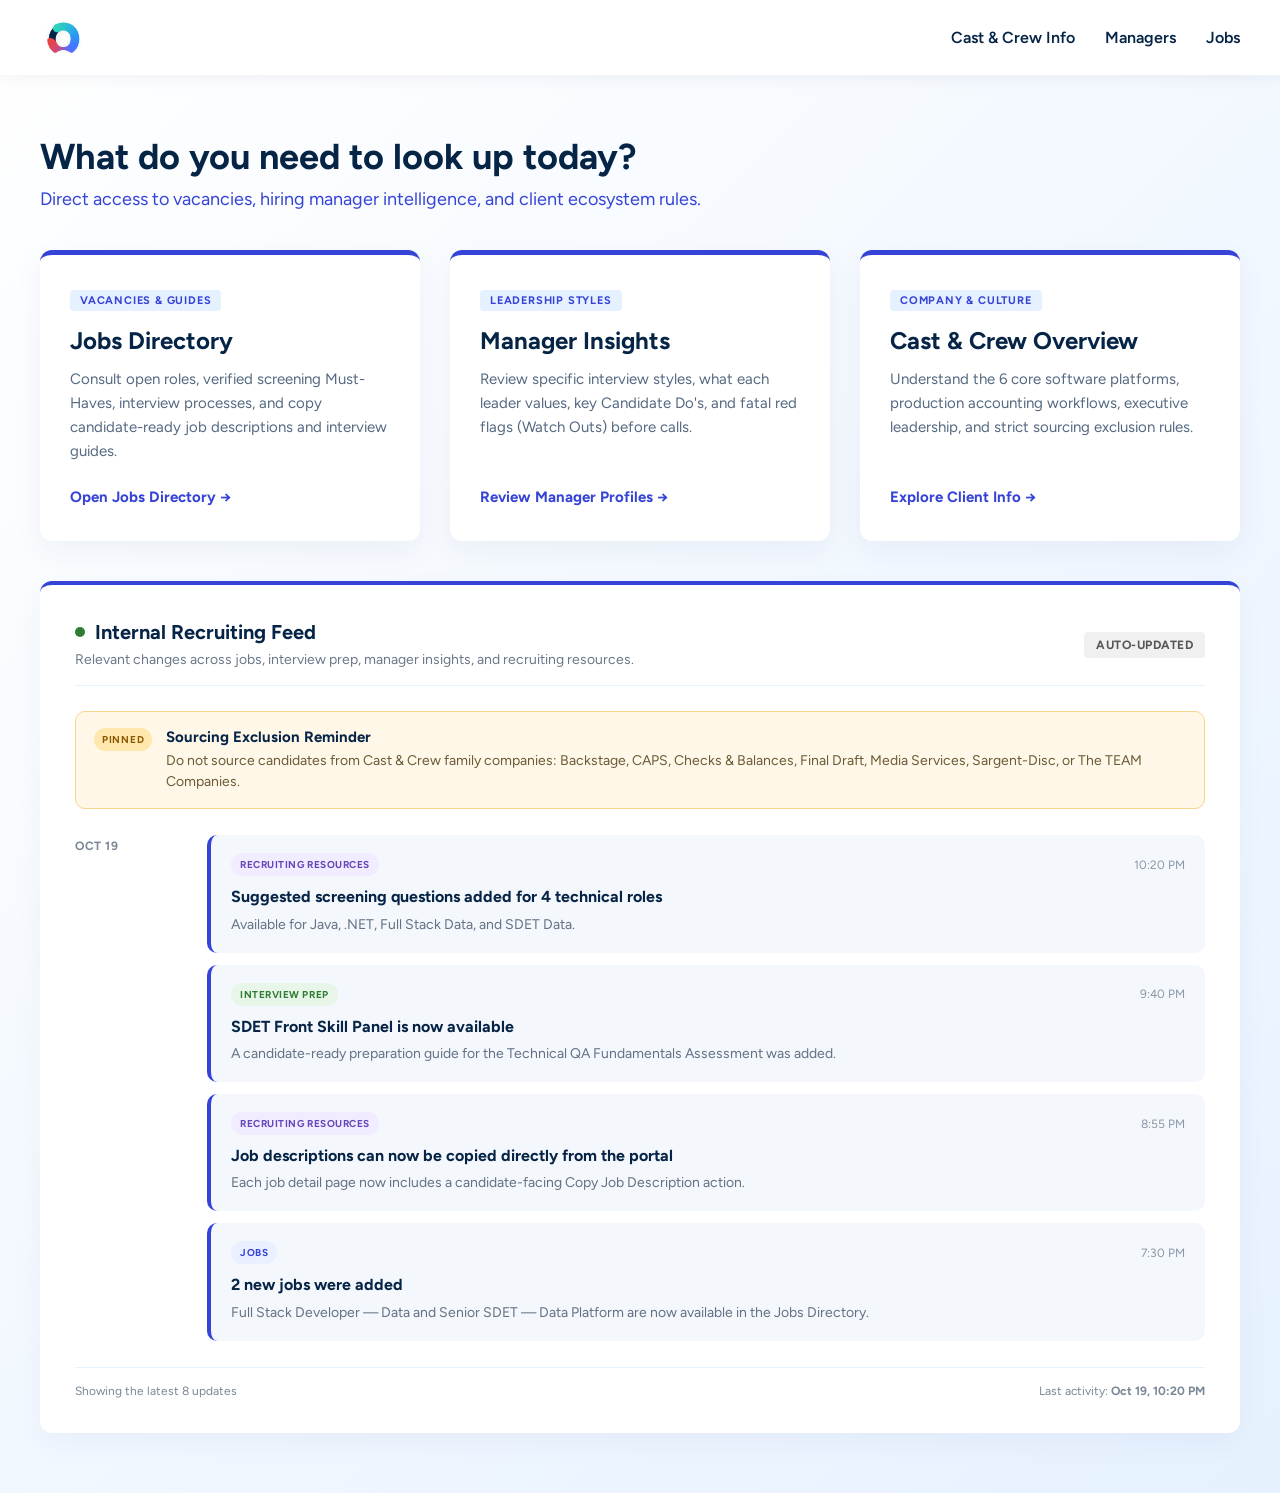
<file: index.html>
<!DOCTYPE html>
<html lang="en">
<head>
    <meta charset="UTF-8">
    <meta name="viewport" content="width=device-width, initial-scale=1.0">
    <title>Knowledge Hub | Remoti</title>
    <link rel="icon" type="image/jpeg" href="imagenes/logo.jpg">
    <link href="https://fonts.googleapis.com/css2?family=Figtree:wght@400;600;700&display=swap" rel="stylesheet">
    <link rel="stylesheet" href="styles.css">
</head>
<body>
    <header class="navbar">
        <div class="logo-container">
            <a href="index.html">
                <img src="imagenes/logo.jpg" alt="Remoti Logo" class="logo-img">
            </a>
        </div>
        
        <nav class="nav-links">
            <div class="dropdown">
                <a href="info.html" class="dropbtn">Cast & Crew Info</a>
                <div class="dropdown-content">
                    <a href="info.html#overview">Company Overview</a>
                    <a href="info.html#ecosystem">Core Services & Ecosystem</a>
                    <a href="info.html#executives">Executive Leadership</a>
                </div>
            </div>
            <div class="dropdown">
                <a href="managers.html" class="dropbtn">Managers</a>
            </div>
            <div class="dropdown">
                <a href="jobs.html" class="dropbtn">Jobs</a>
            </div>
        </nav>
    </header>

    <main class="main-content">
        <!-- HEADER DE ACCIÓN RÁPIDA -->
        <h2 class="section-title">What do you need to look up today?</h2>
        <p class="section-subtitle">Direct access to vacancies, hiring manager intelligence, and client ecosystem rules.</p>
        
        <!-- TARJETAS DE NAVEGACIÓN RÁPIDA -->
        <div class="action-grid">
            
            <!-- Acción 1: Jobs & Preps -->
            <a href="jobs.html" class="action-card">
                <div>
                    <div class="action-card-header">
                        <span class="action-card-tag">Vacancies & Guides</span>
                    </div>
                    <h3>Jobs Directory</h3>
                    <p>Consult open roles, verified screening Must-Haves, interview processes, and copy candidate-ready job descriptions and interview guides.</p>
                </div>
                <span class="action-card-link">Open Jobs Directory &rarr;</span>
            </a>

            <!-- Acción 2: Hiring Managers -->
            <a href="managers.html" class="action-card">
                <div>
                    <div class="action-card-header">
                        <span class="action-card-tag">Leadership Styles</span>
                    </div>
                    <h3>Manager Insights</h3>
                    <p>Review specific interview styles, what each leader values, key Candidate Do's, and fatal red flags (Watch Outs) before calls.</p>
                </div>
                <span class="action-card-link">Review Manager Profiles &rarr;</span>
            </a>

            <!-- Acción 3: Cast & Crew Info -->
            <a href="info.html" class="action-card">
                <div>
                    <div class="action-card-header">
                        <span class="action-card-tag">Company & Culture</span>
                    </div>
                    <h3>Cast & Crew Overview</h3>
                    <p>Understand the 6 core software platforms, production accounting workflows, executive leadership, and strict sourcing exclusion rules.</p>
                </div>
                <span class="action-card-link">Explore Client Info &rarr;</span>
            </a>

        </div>

        <!-- INTERNAL RECRUITING FEED -->
        <section class="status-board recruiting-feed-board">
            <div class="status-board-header">
                <div>
                    <h3>
                        <span class="live-indicator"></span>
                        Internal Recruiting Feed
                    </h3>
                    <p class="feed-header-subtitle">Relevant changes across jobs, interview prep, manager insights, and recruiting resources.</p>
                </div>
                <span class="tag tag-gray">Auto-updated</span>
            </div>

            <div class="feed-pinned-alert">
                <span class="feed-pinned-label">Pinned</span>
                <div>
                    <h4>Sourcing Exclusion Reminder</h4>
                    <p>Do not source candidates from Cast & Crew family companies: Backstage, CAPS, Checks & Balances, Final Draft, Media Services, Sargent-Disc, or The TEAM Companies.</p>
                </div>
            </div>

            <div id="activityFeed" class="activity-feed" aria-live="polite">
                <div class="feed-empty">Loading recruiting updates...</div>
            </div>

            <div class="feed-footer">
                <span>Showing the latest 8 updates</span>
                <span>Last activity: <strong id="activityFeedLastUpdated">—</strong></span>
            </div>
        </section>
    </main>
    <script src="feed.js"></script>
</body>
</html>
</file>
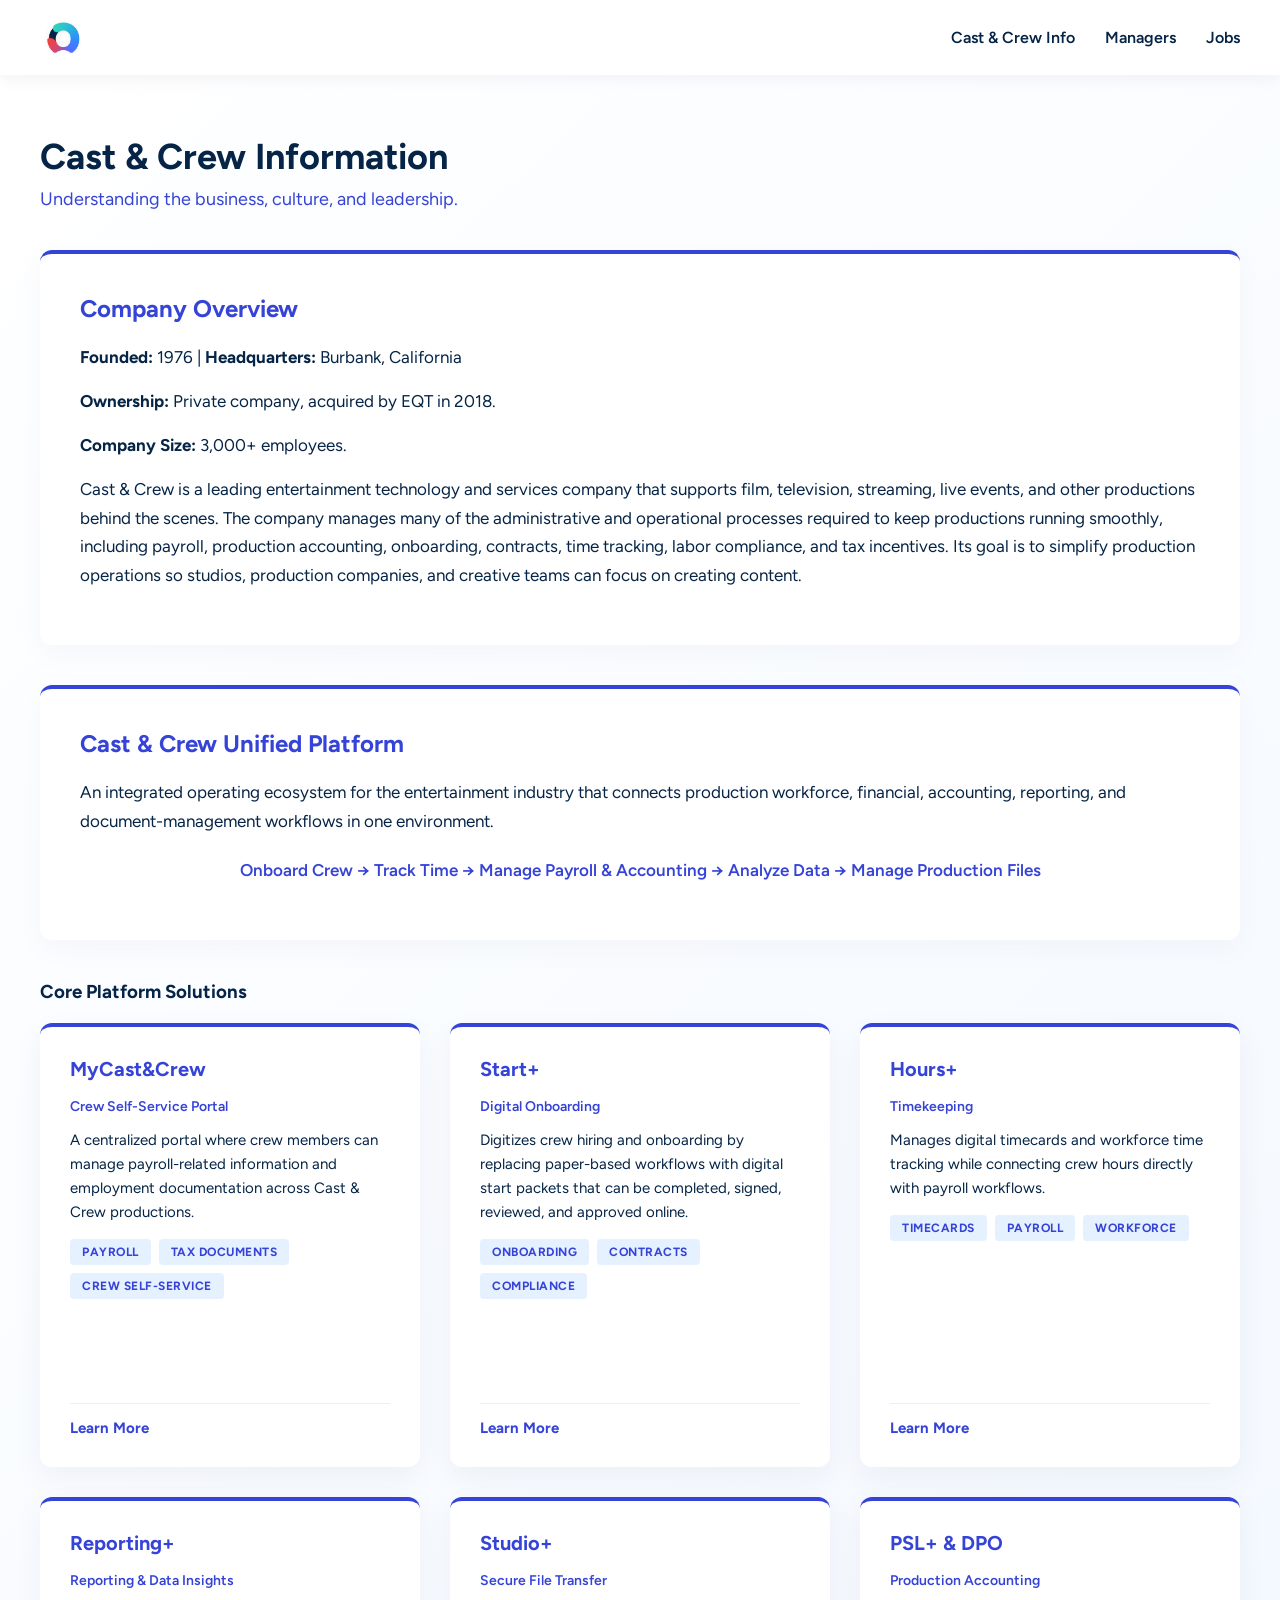
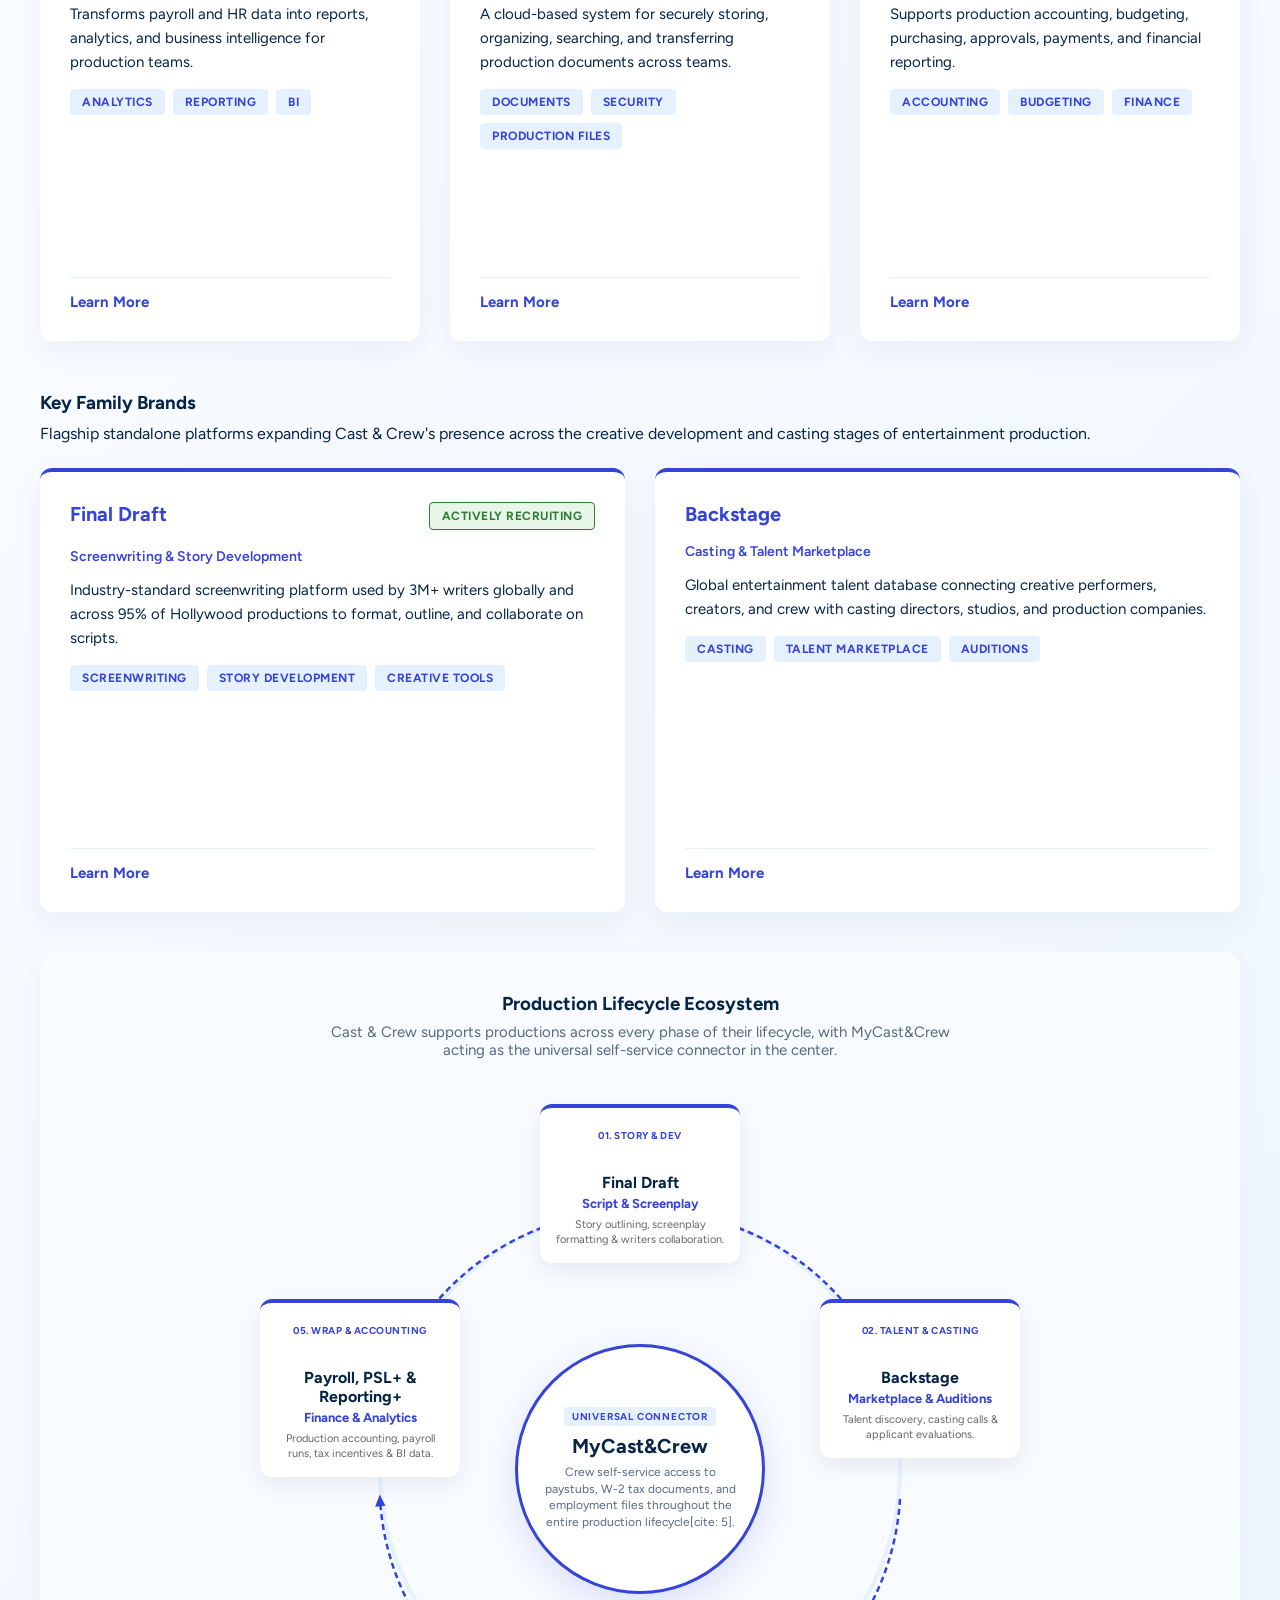
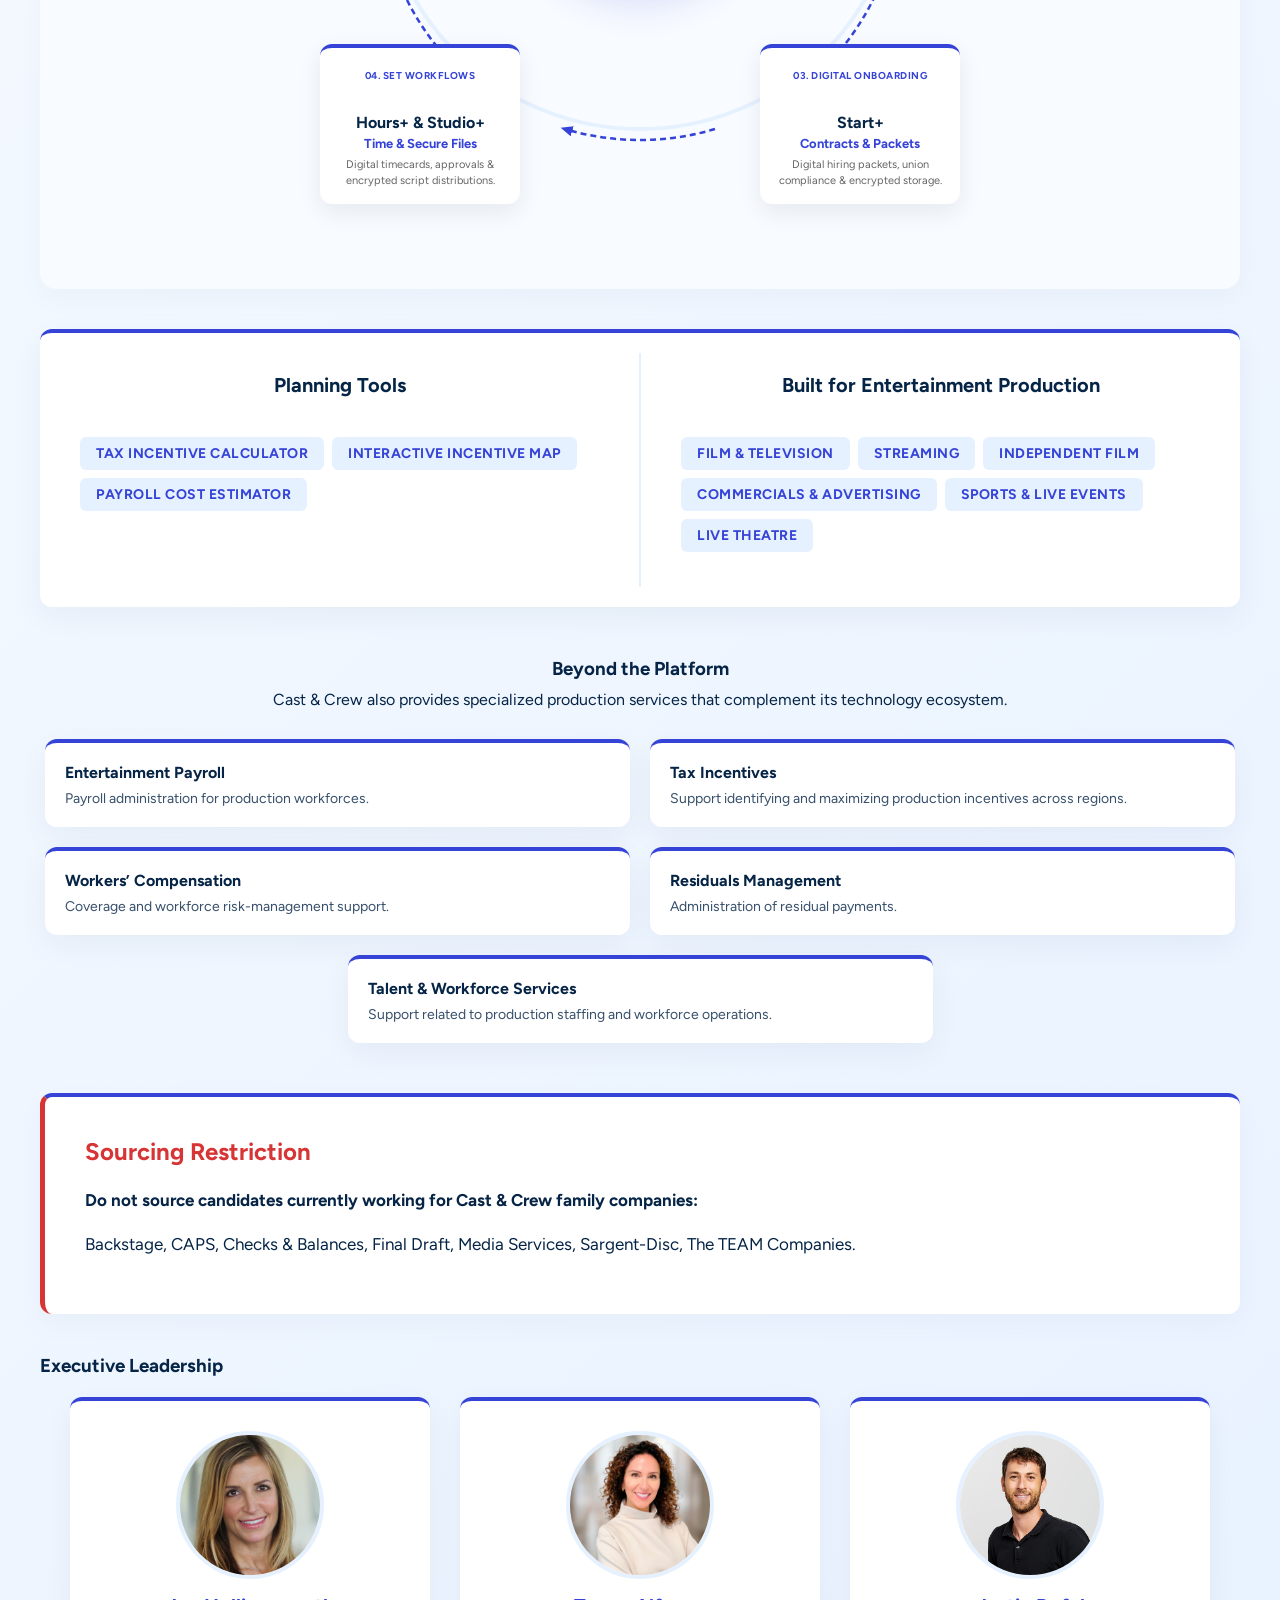
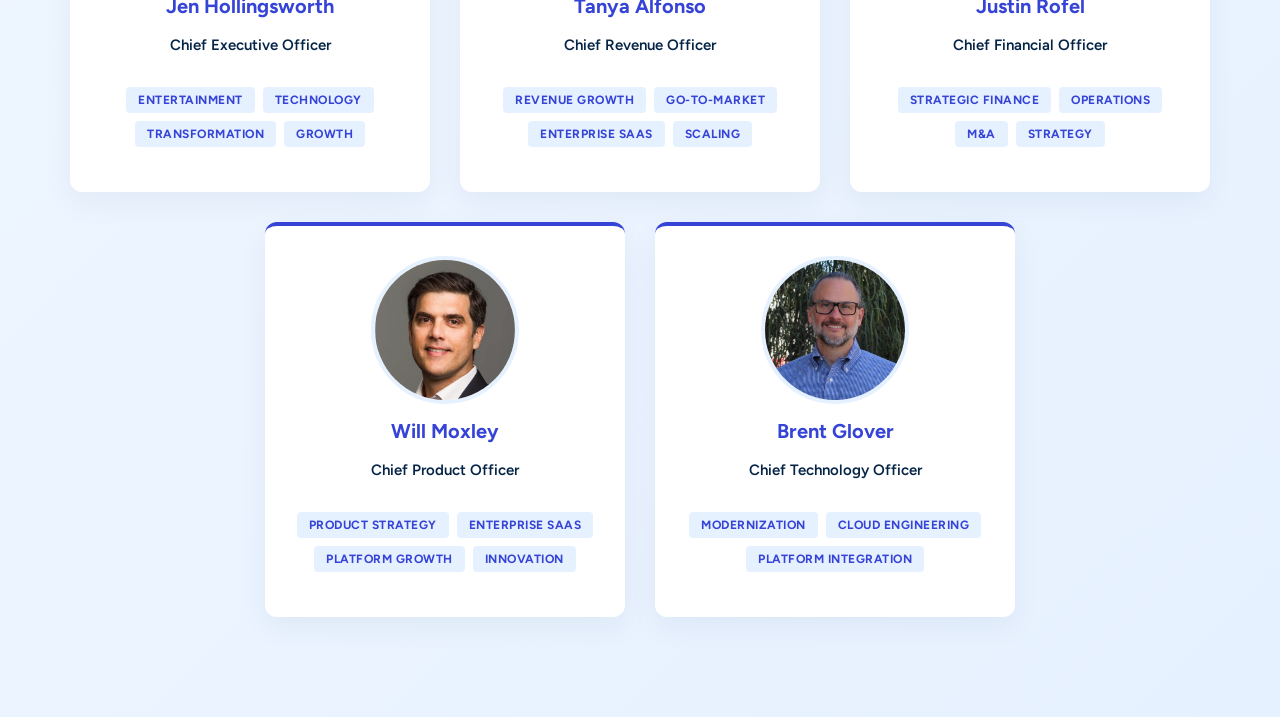
<file: info.html>
<!DOCTYPE html>
<html lang="en">
<head>
    <meta charset="UTF-8">
    <meta name="viewport" content="width=device-width, initial-scale=1.0">
    <title>Cast & Crew Info | Remoti</title>
    <link rel="icon" type="image/jpeg" href="imagenes/logo.jpg">
    <link href="https://fonts.googleapis.com/css2?family=Figtree:wght@400;600;700&display=swap" rel="stylesheet">
    <link rel="stylesheet" href="styles.css">
</head>
<body>
    <header class="navbar">
        <div class="logo-container">
            <a href="index.html">
                <img src="imagenes/logo.jpg" alt="Remoti Logo" class="logo-img">
            </a>
        </div>
        <nav class="nav-links">
            <div class="dropdown">
                <a href="info.html" class="dropbtn">Cast & Crew Info</a>
                <div class="dropdown-content">
                    <a href="#overview">Company Overview</a>
                    <a href="#ecosystem">Core Services & Ecosystem</a>
                    <a href="#brands">Key Family Brands</a>
                    <a href="#lifecycle">Production Lifecycle</a>
                    <a href="#executives">Executive Leadership</a>
                </div>
            </div>
            <div class="dropdown">
                <a href="managers.html" class="dropbtn">Managers</a>
            </div>
            <div class="dropdown">
                <a href="jobs.html" class="dropbtn">Jobs</a>
            </div>
        </nav>
    </header>

    <main class="main-content">
        <h2 class="section-title">Cast & Crew Information</h2>
        <p class="section-subtitle">Understanding the business, culture, and leadership.</p>

        <!-- Company Overview -->
        <section id="overview" class="text-section">
            <h3>Company Overview</h3>
            <p><strong>Founded:</strong> 1976 | <strong>Headquarters:</strong> Burbank, California</p>
            <p><strong>Ownership:</strong> Private company, acquired by EQT in 2018.</p>
            <p><strong>Company Size:</strong> 3,000+ employees.</p>
            <p>Cast & Crew is a leading entertainment technology and services company that supports film, television, streaming, live events, and other productions behind the scenes. The company manages many of the administrative and operational processes required to keep productions running smoothly, including payroll, production accounting, onboarding, contracts, time tracking, labor compliance, and tax incentives. Its goal is to simplify production operations so studios, production companies, and creative teams can focus on creating content.</p>
        </section>

        <!-- CORE SERVICES & ECOSYSTEM -->
        <section id="ecosystem" style="background-color: transparent; padding: 0; box-shadow: none; border-top: none;">
            
            <div class="text-section">
                <h3>Cast & Crew Unified Platform</h3>
                <p>An integrated operating ecosystem for the entertainment industry that connects production workforce, financial, accounting, reporting, and document-management workflows in one environment.</p>
                <p style="text-align: center; color: var(--tech-blue); font-weight: 600; margin-top: 20px;">
                    Onboard Crew &rarr; Track Time &rarr; Manage Payroll & Accounting &rarr; Analyze Data &rarr; Manage Production Files
                </p>
            </div>

            <!-- Core Platform Solutions -->
            <h3 style="color: var(--petrol-blue); margin-bottom: 20px;">Core Platform Solutions</h3>
            <div class="card-container three-columns">
                
                <!-- MyCast&Crew -->
                <div class="card product-card">
                    <h3>MyCast&Crew</h3>
                    <p style="color: var(--tech-blue); font-weight: 600; font-size: 14px; margin-bottom: 10px;">Crew Self-Service Portal</p>
                    <p>A centralized portal where crew members can manage payroll-related information and employment documentation across Cast & Crew productions.</p>
                    <div class="tags-container" style="justify-content: flex-start;">
                        <span class="tag">Payroll</span>
                        <span class="tag">Tax Documents</span>
                        <span class="tag">Crew Self-Service</span>
                    </div>
                    <details>
                        <summary>Learn More</summary>
                        <div class="product-details">
                            <h4>Key Capabilities</h4>
                            <ul>
                                <li>Access paystubs and payment history</li>
                                <li>Download tax documents such as W-2 forms</li>
                                <li>Update federal and state tax withholding information</li>
                                <li>Manage direct deposit across productions</li>
                                <li>Access training and support resources</li>
                            </ul>
                            <div class="highlight-box">
                                <p><strong>Why It Matters:</strong> Gives crew members direct access to their payroll and employment information without depending on production administrators for every request.</p>
                            </div>
                        </div>
                    </details>
                </div>

                <!-- Start+ -->
                <div class="card product-card">
                    <h3>Start+</h3>
                    <p style="color: var(--tech-blue); font-weight: 600; font-size: 14px; margin-bottom: 10px;">Digital Onboarding</p>
                    <p>Digitizes crew hiring and onboarding by replacing paper-based workflows with digital start packets that can be completed, signed, reviewed, and approved online.</p>
                    <div class="tags-container" style="justify-content: flex-start;">
                        <span class="tag">Onboarding</span>
                        <span class="tag">Contracts</span>
                        <span class="tag">Compliance</span>
                    </div>
                    <details>
                        <summary>Learn More</summary>
                        <div class="product-details">
                            <h4>Key Capabilities</h4>
                            <ul>
                                <li>Customized digital start packets</li>
                                <li>Mobile and web signing</li>
                                <li>Tax forms, contracts, and authorizations</li>
                                <li>Union and compliance support</li>
                                <li>Role-based permissions and encrypted document storage</li>
                                <li>Faster rehiring using previously completed information</li>
                            </ul>
                            <div class="highlight-box">
                                <p><strong>Why It Matters:</strong> Helps productions onboard crew faster while keeping employment documentation secure, organized, and compliant.</p>
                            </div>
                        </div>
                    </details>
                </div>

                <!-- Hours+ -->
                <div class="card product-card">
                    <h3>Hours+</h3>
                    <p style="color: var(--tech-blue); font-weight: 600; font-size: 14px; margin-bottom: 10px;">Timekeeping</p>
                    <p>Manages digital timecards and workforce time tracking while connecting crew hours directly with payroll workflows.</p>
                    <div class="tags-container" style="justify-content: flex-start;">
                        <span class="tag">Timecards</span>
                        <span class="tag">Payroll</span>
                        <span class="tag">Workforce</span>
                    </div>
                    <details>
                        <summary>Learn More</summary>
                        <div class="product-details">
                            <h4>Key Capabilities</h4>
                            <ul>
                                <li>Digital timecards from mobile or web</li>
                                <li>Automated calculation of hours and gross pay</li>
                                <li>Union and state-rule compliance</li>
                                <li>Configurable approval workflows</li>
                                <li>Bulk approvals</li>
                                <li>Integration with Cast & Crew payroll and financial systems</li>
                            </ul>
                            <div class="highlight-box">
                                <p><strong>Why It Matters:</strong> Connects what happens on set with payroll, reducing manual processing and helping ensure accurate, audit-ready time records.</p>
                            </div>
                        </div>
                    </details>
                </div>

                <!-- Reporting+ -->
                <div class="card product-card">
                    <h3>Reporting+</h3>
                    <p style="color: var(--tech-blue); font-weight: 600; font-size: 14px; margin-bottom: 10px;">Reporting & Data Insights</p>
                    <p>Transforms payroll and HR data into reports, analytics, and business intelligence for production teams.</p>
                    <div class="tags-container" style="justify-content: flex-start;">
                        <span class="tag">Analytics</span>
                        <span class="tag">Reporting</span>
                        <span class="tag">BI</span>
                    </div>
                    <details>
                        <summary>Learn More</summary>
                        <div class="product-details">
                            <h4>Key Capabilities</h4>
                            <ul>
                                <li>Scheduled automated reports</li>
                                <li>Payroll and HR data feeds into BI tools</li>
                                <li>Customizable reporting templates</li>
                                <li>Payroll, tax, diversity and workers’ compensation reporting</li>
                                <li>Role-based access, SSO and two-factor authentication</li>
                                <li>Real-time cost visibility</li>
                            </ul>
                            <div class="highlight-box">
                                <p><strong>Why It Matters:</strong> Gives production teams faster visibility into workforce and financial data so they can monitor costs, identify trends, and support audits or tax-incentive processes.</p>
                            </div>
                        </div>
                    </details>
                </div>

                <!-- Studio+ -->
                <div class="card product-card">
                    <h3>Studio+</h3>
                    <p style="color: var(--tech-blue); font-weight: 600; font-size: 14px; margin-bottom: 10px;">Secure File Transfer</p>
                    <p>A cloud-based system for securely storing, organizing, searching, and transferring production documents across teams.</p>
                    <div class="tags-container" style="justify-content: flex-start;">
                        <span class="tag">Documents</span>
                        <span class="tag">Security</span>
                        <span class="tag">Production Files</span>
                    </div>
                    <details>
                        <summary>Learn More</summary>
                        <div class="product-details">
                            <h4>Key Capabilities</h4>
                            <ul>
                                <li>OCR-powered document search</li>
                                <li>Secure file distribution</li>
                                <li>Watermarked script sides</li>
                                <li>Role-based permissions</li>
                                <li>End-to-end encryption and SSO</li>
                                <li>Centralized production file organization</li>
                                <li>Real-time upload notifications</li>
                            </ul>
                            <div class="highlight-box">
                                <p><strong>Why It Matters:</strong> Provides productions with a secure alternative to sharing sensitive material through email, USB drives, or disconnected storage systems.</p>
                            </div>
                        </div>
                    </details>
                </div>

                <!-- PSL+ & DPO -->
                <div class="card product-card">
                    <h3>PSL+ & DPO</h3>
                    <p style="color: var(--tech-blue); font-weight: 600; font-size: 14px; margin-bottom: 10px;">Production Accounting</p>
                    <p>Supports production accounting, budgeting, purchasing, approvals, payments, and financial reporting.</p>
                    <div class="tags-container" style="justify-content: flex-start;">
                        <span class="tag">Accounting</span>
                        <span class="tag">Budgeting</span>
                        <span class="tag">Finance</span>
                    </div>
                    <details>
                        <summary>Learn More</summary>
                        <div class="product-details">
                            <h4>Key Capabilities</h4>
                            <ul>
                                <li>Budget and cost tracking</li>
                                <li>Purchase-order and approval workflows</li>
                                <li>Financial reporting</li>
                                <li>Multi-production management</li>
                                <li>Multi-currency support</li>
                                <li>Secure financial data management</li>
                                <li>Reusable project templates</li>
                                <li>Integration with payroll and purchasing tools</li>
                            </ul>
                            <div class="highlight-box">
                                <p><strong>Why It Matters:</strong> Gives production finance teams a centralized way to manage costs and financial workflows from project setup through ongoing accounting operations.</p>
                            </div>
                        </div>
                    </details>
                </div>
            </div>

            <!-- KEY FAMILY BRANDS -->
            <div id="brands" style="margin-top: 50px;">
                <h3 style="color: var(--petrol-blue); margin-bottom: 10px;">Key Family Brands</h3>
                <p style="margin-bottom: 25px;">Flagship standalone platforms expanding Cast & Crew's presence across the creative development and casting stages of entertainment production.</p>
                
                <div class="card-container two-columns">
                    <!-- Final Draft -->
                    <div class="card product-card">
                        <div style="display: flex; justify-content: space-between; align-items: flex-start; margin-bottom: 5px;">
                            <h3>Final Draft</h3>
                            <span class="tag tag-recruiting">Actively Recruiting</span>
                        </div>
                        <p style="color: var(--tech-blue); font-weight: 600; font-size: 14px; margin-bottom: 10px;">Screenwriting & Story Development</p>
                        <p>Industry-standard screenwriting platform used by 3M+ writers globally and across 95% of Hollywood productions to format, outline, and collaborate on scripts.</p>
                        <div class="tags-container" style="justify-content: flex-start;">
                            <span class="tag">Screenwriting</span>
                            <span class="tag">Story Development</span>
                            <span class="tag">Creative Tools</span>
                        </div>
                        <details>
                            <summary>Learn More</summary>
                            <div class="product-details">
                                <h4>Key Capabilities</h4>
                                <ul>
                                    <li>Automatic industry-standard screenplay formatting</li>
                                    <li>Story outlining, scene organization, and narrative planning</li>
                                    <li>Real-time multi-writer collaboration</li>
                                    <li>Desktop (Final Draft 13) and secure cloud-based workflows</li>
                                    <li>Production breakdown and script revision reporting</li>
                                </ul>
                                <div class="highlight-box">
                                    <p><strong>Recruiter Context:</strong> Remoti actively recruits for Final Draft. Candidates join a specialized, high-profile creative software product rather than a payroll or accounting platform.</p>
                                </div>
                            </div>
                        </details>
                    </div>

                    <!-- Backstage -->
                    <div class="card product-card">
                        <h3>Backstage</h3>
                        <p style="color: var(--tech-blue); font-weight: 600; font-size: 14px; margin-bottom: 10px;">Casting & Talent Marketplace</p>
                        <p>Global entertainment talent database connecting creative performers, creators, and crew with casting directors, studios, and production companies.</p>
                        <div class="tags-container" style="justify-content: flex-start;">
                            <span class="tag">Casting</span>
                            <span class="tag">Talent Marketplace</span>
                            <span class="tag">Auditions</span>
                        </div>
                        <details>
                            <summary>Learn More</summary>
                            <div class="product-details">
                                <h4>Key Capabilities</h4>
                                <ul>
                                    <li>Casting-call publishing across film, TV, theater, and digital media</li>
                                    <li>Searchable database of 280,000+ active creative professionals</li>
                                    <li>Talent profile hosting (photos, video reels, and audio samples)</li>
                                    <li>Audition applications, evaluation, and scouting tools</li>
                                    <li>Career resources and entertainment industry alerts</li>
                                </ul>
                                <div class="highlight-box">
                                    <p><strong>Recruiter Context:</strong> Remoti does <em>not</em> actively recruit for Backstage. This profile provides company context to understand Cast & Crew's full reach in the talent discovery phase.</p>
                                </div>
                            </div>
                        </details>
                    </div>
                </div>
            </div>

            <!-- PRODUCTION LIFECYCLE (DIAGRAMA CIRCULAR) -->
            <div id="lifecycle" class="lifecycle-wrapper">
                <div style="text-align: center; margin-bottom: 30px;">
                    <h3 style="color: var(--petrol-blue); margin-bottom: 8px;">Production Lifecycle Ecosystem</h3>
                    <p style="color: #556980; font-size: 15px; max-width: 650px; margin: 0 auto;">Cast & Crew supports productions across every phase of their lifecycle, with MyCast&Crew acting as the universal self-service connector in the center.</p>
                </div>

                <div class="lifecycle-stage-container">
                    <!-- SVG Anillo y Flechas Conectoras Circulares -->
                    <svg class="lifecycle-svg-ring" viewBox="0 0 800 760">
                        <defs>
                            <marker id="circle-arrow" viewBox="0 0 10 10" refX="5" refY="5" markerWidth="6" markerHeight="6" orient="auto-start-reverse">
                                <path d="M 0 1.5 L 8 5 L 0 8.5 z" fill="#3543D7"/>
                            </marker>
                        </defs>
                        <!-- Pista circular base -->
                        <circle cx="400" cy="380" r="260" fill="none" stroke="#E6F1FF" stroke-width="4" />
                        
                        <!-- Flechas de secuencia continua entre las 5 etapas -->
                        <path d="M 470 130 A 260 260 0 0 1 630 250" fill="none" stroke="#3543D7" stroke-width="2.5" stroke-dasharray="6 4" marker-end="url(#circle-arrow)" />
                        <path d="M 660 410 A 260 260 0 0 1 560 600" fill="none" stroke="#3543D7" stroke-width="2.5" stroke-dasharray="6 4" marker-end="url(#circle-arrow)" />
                        <path d="M 475 640 A 260 260 0 0 1 325 640" fill="none" stroke="#3543D7" stroke-width="2.5" stroke-dasharray="6 4" marker-end="url(#circle-arrow)" />
                        <path d="M 240 600 A 260 260 0 0 1 140 410" fill="none" stroke="#3543D7" stroke-width="2.5" stroke-dasharray="6 4" marker-end="url(#circle-arrow)" />
                        <path d="M 170 250 A 260 260 0 0 1 330 130" fill="none" stroke="#3543D7" stroke-width="2.5" stroke-dasharray="6 4" marker-end="url(#circle-arrow)" />
                    </svg>

                    <!-- NÚCLEO CENTRAL: MyCast&Crew -->
                    <div class="lifecycle-center-hub">
                        <span class="hub-badge">Universal Connector</span>
                        <h4>MyCast&Crew</h4>
                        <p>Crew self-service access to paystubs, W-2 tax documents, and employment files throughout the entire production lifecycle[cite: 5].</p>
                    </div>

                    <!-- FASE 1: Story & Development -->
                    <div class="lifecycle-node node-pos-1">
                        <span class="node-phase-tag">01. Story & Dev</span>
                        <h5>Final Draft</h5>
                        <p class="node-tools">Script & Screenplay</p>
                        <p class="node-desc">Story outlining, screenplay formatting & writers collaboration.</p>
                    </div>

                    <!-- FASE 2: Talent & Casting -->
                    <div class="lifecycle-node node-pos-2">
                        <span class="node-phase-tag">02. Talent & Casting</span>
                        <h5>Backstage</h5>
                        <p class="node-tools">Marketplace & Auditions</p>
                        <p class="node-desc">Talent discovery, casting calls & applicant evaluations.</p>
                    </div>

                    <!-- FASE 3: Onboarding & Prep -->
                    <div class="lifecycle-node node-pos-3">
                        <span class="node-phase-tag">03. Digital Onboarding</span>
                        <h5>Start+</h5>
                        <p class="node-tools">Contracts & Packets</p>
                        <p class="node-desc">Digital hiring packets, union compliance & encrypted storage.</p>
                    </div>

                    <!-- FASE 4: Production & Set -->
                    <div class="lifecycle-node node-pos-4">
                        <span class="node-phase-tag">04. Set Workflows</span>
                        <h5>Hours+ & Studio+</h5>
                        <p class="node-tools">Time & Secure Files</p>
                        <p class="node-desc">Digital timecards, approvals & encrypted script distributions.</p>
                    </div>

                    <!-- FASE 5: Accounting & Wrap -->
                    <div class="lifecycle-node node-pos-5">
                        <span class="node-phase-tag">05. Wrap & Accounting</span>
                        <h5>Payroll, PSL+ & Reporting+</h5>
                        <p class="node-tools">Finance & Analytics</p>
                        <p class="node-desc">Production accounting, payroll runs, tax incentives & BI data.</p>
                    </div>
                </div>
            </div>

            <!-- Planning Tools & Built for Entertainment -->
            <div class="card combined-card">
                <div class="combined-col">
                    <h3>Planning Tools</h3>
                    <div class="tags-container">
                        <span class="tag tag-large">Tax Incentive Calculator</span>
                        <span class="tag tag-large">Interactive Incentive Map</span>
                        <span class="tag tag-large">Payroll Cost Estimator</span>
                    </div>
                </div>
                
                <div class="combined-divider"></div>
                
                <div class="combined-col">
                    <h3>Built for Entertainment Production</h3>
                    <div class="tags-container">
                        <span class="tag tag-large">Film & Television</span>
                        <span class="tag tag-large">Streaming</span>
                        <span class="tag tag-large">Independent Film</span>
                        <span class="tag tag-large">Commercials & Advertising</span>
                        <span class="tag tag-large">Sports & Live Events</span>
                        <span class="tag tag-large">Live Theatre</span>
                    </div>
                </div>
            </div>

            <!-- Beyond the Platform -->
            <div style="margin-top: 50px;">
                <h3 style="color: var(--petrol-blue); margin-bottom: 10px; text-align: center;">Beyond the Platform</h3>
                <p style="margin-bottom: 30px; text-align: center;">Cast & Crew also provides specialized production services that complement its technology ecosystem.</p>
                
                <div class="beyond-grid">
                    <div class="compact-card">
                        <h4>Entertainment Payroll</h4>
                        <p>Payroll administration for production workforces.</p>
                    </div>
                    <div class="compact-card">
                        <h4>Tax Incentives</h4>
                        <p>Support identifying and maximizing production incentives across regions.</p>
                    </div>
                    <div class="compact-card">
                        <h4>Workers’ Compensation</h4>
                        <p>Coverage and workforce risk-management support.</p>
                    </div>
                    <div class="compact-card">
                        <h4>Residuals Management</h4>
                        <p>Administration of residual payments.</p>
                    </div>
                    <div class="compact-card">
                        <h4>Talent & Workforce Services</h4>
                        <p>Support related to production staffing and workforce operations.</p>
                    </div>
                </div>
            </div>
        </section>

        <!-- Sourcing Restriction -->
        <section class="text-section" style="border-left: 5px solid #D73535; margin-top: 50px;">
            <h3 style="color: #D73535;">Sourcing Restriction</h3>
            <p><strong>Do not source candidates currently working for Cast & Crew family companies:</strong></p>
            <p>Backstage, CAPS, Checks & Balances, Final Draft, Media Services, Sargent-Disc, The TEAM Companies.</p>
        </section>

        <!-- EXECUTIVE LEADERSHIP -->
        <section id="executives" style="background-color: transparent; padding: 0; box-shadow: none; border-top: none;">
            <h3 style="color: var(--petrol-blue); margin-bottom: 20px;">Executive Leadership</h3>
            
            <div class="card-container exec-grid">
                
                <!-- Jen Card -->
                <a href="#modal-jen" class="card exec-card-link">
                    <img src="imagenes/jen.jpg" alt="Jen Hollingsworth" class="exec-card-photo">
                    <h3>Jen Hollingsworth</h3>
                    <p class="exec-title">Chief Executive Officer</p>
                    <div class="tags-container" style="justify-content: center;">
                        <span class="tag">Entertainment</span>
                        <span class="tag">Technology</span>
                        <span class="tag">Transformation</span>
                        <span class="tag">Growth</span>
                    </div>
                </a>

                <!-- Tanya Card -->
                <a href="#modal-tanya" class="card exec-card-link">
                    <img src="imagenes/tanya.jpg" alt="Tanya Alfonso" class="exec-card-photo">
                    <h3>Tanya Alfonso</h3>
                    <p class="exec-title">Chief Revenue Officer</p>
                    <div class="tags-container" style="justify-content: center;">
                        <span class="tag">Revenue Growth</span>
                        <span class="tag">Go-to-Market</span>
                        <span class="tag">Enterprise SaaS</span>
                        <span class="tag">Scaling</span>
                    </div>
                </a>

                <!-- Justin Card -->
                <a href="#modal-justin" class="card exec-card-link">
                    <img src="imagenes/justin.jpg" alt="Justin Rofel" class="exec-card-photo">
                    <h3>Justin Rofel</h3>
                    <p class="exec-title">Chief Financial Officer</p>
                    <div class="tags-container" style="justify-content: center;">
                        <span class="tag">Strategic Finance</span>
                        <span class="tag">Operations</span>
                        <span class="tag">M&A</span>
                        <span class="tag">Strategy</span>
                    </div>
                </a>

                <!-- Will Card -->
                <a href="#modal-will" class="card exec-card-link">
                    <img src="imagenes/william.jpg" alt="Will Moxley" class="exec-card-photo">
                    <h3>Will Moxley</h3>
                    <p class="exec-title">Chief Product Officer</p>
                    <div class="tags-container" style="justify-content: center;">
                        <span class="tag">Product Strategy</span>
                        <span class="tag">Enterprise SaaS</span>
                        <span class="tag">Platform Growth</span>
                        <span class="tag">Innovation</span>
                    </div>
                </a>

                <!-- Brent Card -->
                <a href="#modal-brent" class="card exec-card-link">
                    <img src="imagenes/brent.jpg" alt="Brent Glover" class="exec-card-photo">
                    <h3>Brent Glover</h3>
                    <p class="exec-title">Chief Technology Officer</p>
                    <div class="tags-container" style="justify-content: center;">
                        <span class="tag">Modernization</span>
                        <span class="tag">Cloud Engineering</span>
                        <span class="tag">Platform Integration</span>
                    </div>
                </a>

            </div>
        </section>

    </main>

    <!-- MODALES DE EJECUTIVOS -->
    <div id="modal-jen" class="modal-window">
        <div class="modal-content">
            <a href="#executives" class="modal-close">&times;</a>
            <div class="modal-body">
                <div class="modal-left">
                    <img src="imagenes/jen.jpg" alt="Jen Hollingsworth">
                    <a href="https://www.linkedin.com/in/jen-hollingsworth/" target="_blank" class="linkedin-btn">LinkedIn Profile</a>
                </div>
                <div class="modal-right">
                    <h3>Jen Hollingsworth</h3>
                    <p class="exec-title" style="margin-bottom: 5px;">Chief Executive Officer</p>
                    <div class="tags-container" style="justify-content: flex-start; margin-bottom: 20px;">
                        <span class="tag">Entertainment Technology</span>
                        <span class="tag">Business Transformation</span>
                        <span class="tag">Growth</span>
                    </div>
                    
                    <h4>About</h4>
                    <p>Jen joined Cast & Crew as CEO in 2025, bringing more than 20 years of experience across the entertainment and technology industries.</p>
                    
                    <h4>Relevant Background</h4>
                    <ul>
                        <li>Former Chief Commercial Officer at Flawless AI.</li>
                        <li>Former COO of Lionsgate’s Motion Picture Group.</li>
                        <li>Extensive experience connecting business strategy, entertainment operations, and technology.</li>
                    </ul>
                    
                    <div class="highlight-box" style="margin-top: 25px;">
                        <p><strong>Why It Matters for Cast & Crew:</strong> Her background positions her to lead Cast & Crew through continued modernization while maintaining a strong understanding of the entertainment industry and its operational needs.</p>
                    </div>
                </div>
            </div>
        </div>
    </div>

    <div id="modal-tanya" class="modal-window">
        <div class="modal-content">
            <a href="#executives" class="modal-close">&times;</a>
            <div class="modal-body">
                <div class="modal-left">
                    <img src="imagenes/tanya.jpg" alt="Tanya Alfonso">
                    <a href="https://www.linkedin.com/in/tanyaalfonso/" target="_blank" class="linkedin-btn">LinkedIn Profile</a>
                </div>
                <div class="modal-right">
                    <h3>Tanya Alfonso</h3>
                    <p class="exec-title" style="margin-bottom: 5px;">Chief Revenue Officer</p>
                    <div class="tags-container" style="justify-content: flex-start; margin-bottom: 20px;">
                        <span class="tag">Revenue Growth</span>
                        <span class="tag">Go-to-Market</span>
                        <span class="tag">Enterprise SaaS</span>
                        <span class="tag">Scaling</span>
                    </div>
                    
                    <h4>About</h4>
                    <p>Tanya joined Cast & Crew as Chief Revenue Officer in 2026 and brings extensive experience building and scaling go-to-market organizations across public, private equity-backed, and venture-backed technology companies.</p>
                    
                    <h4>Relevant Background</h4>
                    <ul>
                        <li>Former VP of North America at Vicarius.</li>
                        <li>Former Chief Revenue Officer at Corero Network Security.</li>
                        <li>Previous senior leadership experience across enterprise technology and SaaS organizations including Imperva and ADP.</li>
                    </ul>
                    
                    <div class="highlight-box" style="margin-top: 25px;">
                        <p><strong>Why It Matters for Cast & Crew:</strong> Her experience is particularly relevant to Cast & Crew’s commercial growth, client expansion, and ability to scale its technology and services across markets.</p>
                    </div>
                </div>
            </div>
        </div>
    </div>

    <div id="modal-justin" class="modal-window">
        <div class="modal-content">
            <a href="#executives" class="modal-close">&times;</a>
            <div class="modal-body">
                <div class="modal-left">
                    <img src="imagenes/justin.jpg" alt="Justin Rofel">
                    <a href="https://www.linkedin.com/in/justin-rofel/" target="_blank" class="linkedin-btn">LinkedIn Profile</a>
                </div>
                <div class="modal-right">
                    <h3>Justin Rofel</h3>
                    <p class="exec-title" style="margin-bottom: 5px;">Chief Financial Officer</p>
                    <div class="tags-container" style="justify-content: flex-start; margin-bottom: 20px;">
                        <span class="tag">Strategic Finance</span>
                        <span class="tag">Operations</span>
                        <span class="tag">M&A</span>
                        <span class="tag">Corporate Strategy</span>
                    </div>
                    
                    <h4>About</h4>
                    <p>Justin joined Cast & Crew as Chief Financial Officer in 2025, bringing nearly 20 years of experience across strategic finance, operations, and corporate strategy.</p>
                    
                    <h4>Relevant Background</h4>
                    <ul>
                        <li>Experience across SaaS and technology operating models, private equity-backed companies, and high-growth digital platforms.</li>
                        <li>Former SVP of Finance at symplr, leading global finance, FP&A, and business operations.</li>
                        <li>Former VP of Finance at Prodege.</li>
                        <li>Previous investment banking experience at Houlihan Lokey across M&A, capital raising, and financial restructuring.</li>
                    </ul>
                    
                    <div class="highlight-box" style="margin-top: 25px;">
                        <p><strong>Why It Matters for Cast & Crew:</strong> His background supports Cast & Crew’s financial strategy, operational scalability, investment decisions, and growth within a private equity-backed environment.</p>
                    </div>
                </div>
            </div>
        </div>
    </div>

    <div id="modal-will" class="modal-window">
        <div class="modal-content">
            <a href="#executives" class="modal-close">&times;</a>
            <div class="modal-body">
                <div class="modal-left">
                    <img src="imagenes/william.jpg" alt="Will Moxley">
                    <a href="https://www.linkedin.com/in/williammoxley/" target="_blank" class="linkedin-btn">LinkedIn Profile</a>
                </div>
                <div class="modal-right">
                    <h3>Will Moxley</h3>
                    <p class="exec-title" style="margin-bottom: 5px;">Chief Product Officer</p>
                    <div class="tags-container" style="justify-content: flex-start; margin-bottom: 20px;">
                        <span class="tag">Product Strategy</span>
                        <span class="tag">Enterprise SaaS</span>
                        <span class="tag">Platform Growth</span>
                        <span class="tag">Innovation</span>
                    </div>
                    
                    <h4>About</h4>
                    <p>Will brings more than 20 years of experience leading software products and enterprise SaaS organizations.</p>
                    
                    <h4>Relevant Background</h4>
                    <ul>
                        <li>Former SVP of Product at AppFolio.</li>
                        <li>Former Chief Product Officer at RingCentral.</li>
                        <li>Spent 13 years at Salesforce leading products including Sales Cloud, PRM, and Marketing Cloud.</li>
                        <li>Under his leadership, Salesforce Sales Cloud achieved significant revenue growth and expanded its market share.</li>
                    </ul>
                    
                    <div class="highlight-box" style="margin-top: 25px;">
                        <p><strong>Why It Matters for Cast & Crew:</strong> His experience in large-scale SaaS products is highly relevant as Cast & Crew continues modernizing and connecting its technology ecosystem into more integrated digital experiences.</p>
                    </div>
                </div>
            </div>
        </div>
    </div>

    <div id="modal-brent" class="modal-window">
        <div class="modal-content">
            <a href="#executives" class="modal-close">&times;</a>
            <div class="modal-body">
                <div class="modal-left">
                    <img src="imagenes/brent.jpg" alt="Brent Glover">
                    <a href="https://www.linkedin.com/in/brent-glover-3311312/" target="_blank" class="linkedin-btn">LinkedIn Profile</a>
                </div>
                <div class="modal-right">
                    <h3>Brent Glover</h3>
                    <p class="exec-title" style="margin-bottom: 5px;">Chief Technology Officer</p>
                    <div class="tags-container" style="justify-content: flex-start; margin-bottom: 20px;">
                        <span class="tag">Technology Modernization</span>
                        <span class="tag">Cloud Engineering</span>
                        <span class="tag">Platform Integration</span>
                    </div>
                    
                    <h4>About</h4>
                    <p>Brent joined Cast & Crew as CTO in 2025 and brings more than 25 years of experience leading technology, engineering, and product organizations across SaaS, payments, and enterprise software.</p>
                    
                    <h4>Relevant Background</h4>
                    <ul>
                        <li>Former CTO of Routeware, leading modernization, cloud transformation, and platform integration initiatives.</li>
                        <li>Previous engineering leadership roles at Zego and Audatex.</li>
                        <li>Experience with technology integration, eCommerce, mobile development, and M&A.</li>
                        <li>Track record of building high-performing global engineering organizations.</li>
                    </ul>
                    
                    <div class="highlight-box" style="margin-top: 25px;">
                        <p><strong>Why It Matters for Cast & Crew:</strong> His experience directly supports Cast & Crew’s technology modernization, platform integration, cloud evolution, and the development of scalable engineering organizations.</p>
                    </div>
                </div>
            </div>
        </div>
    </div>

</body>
</html>
</file>
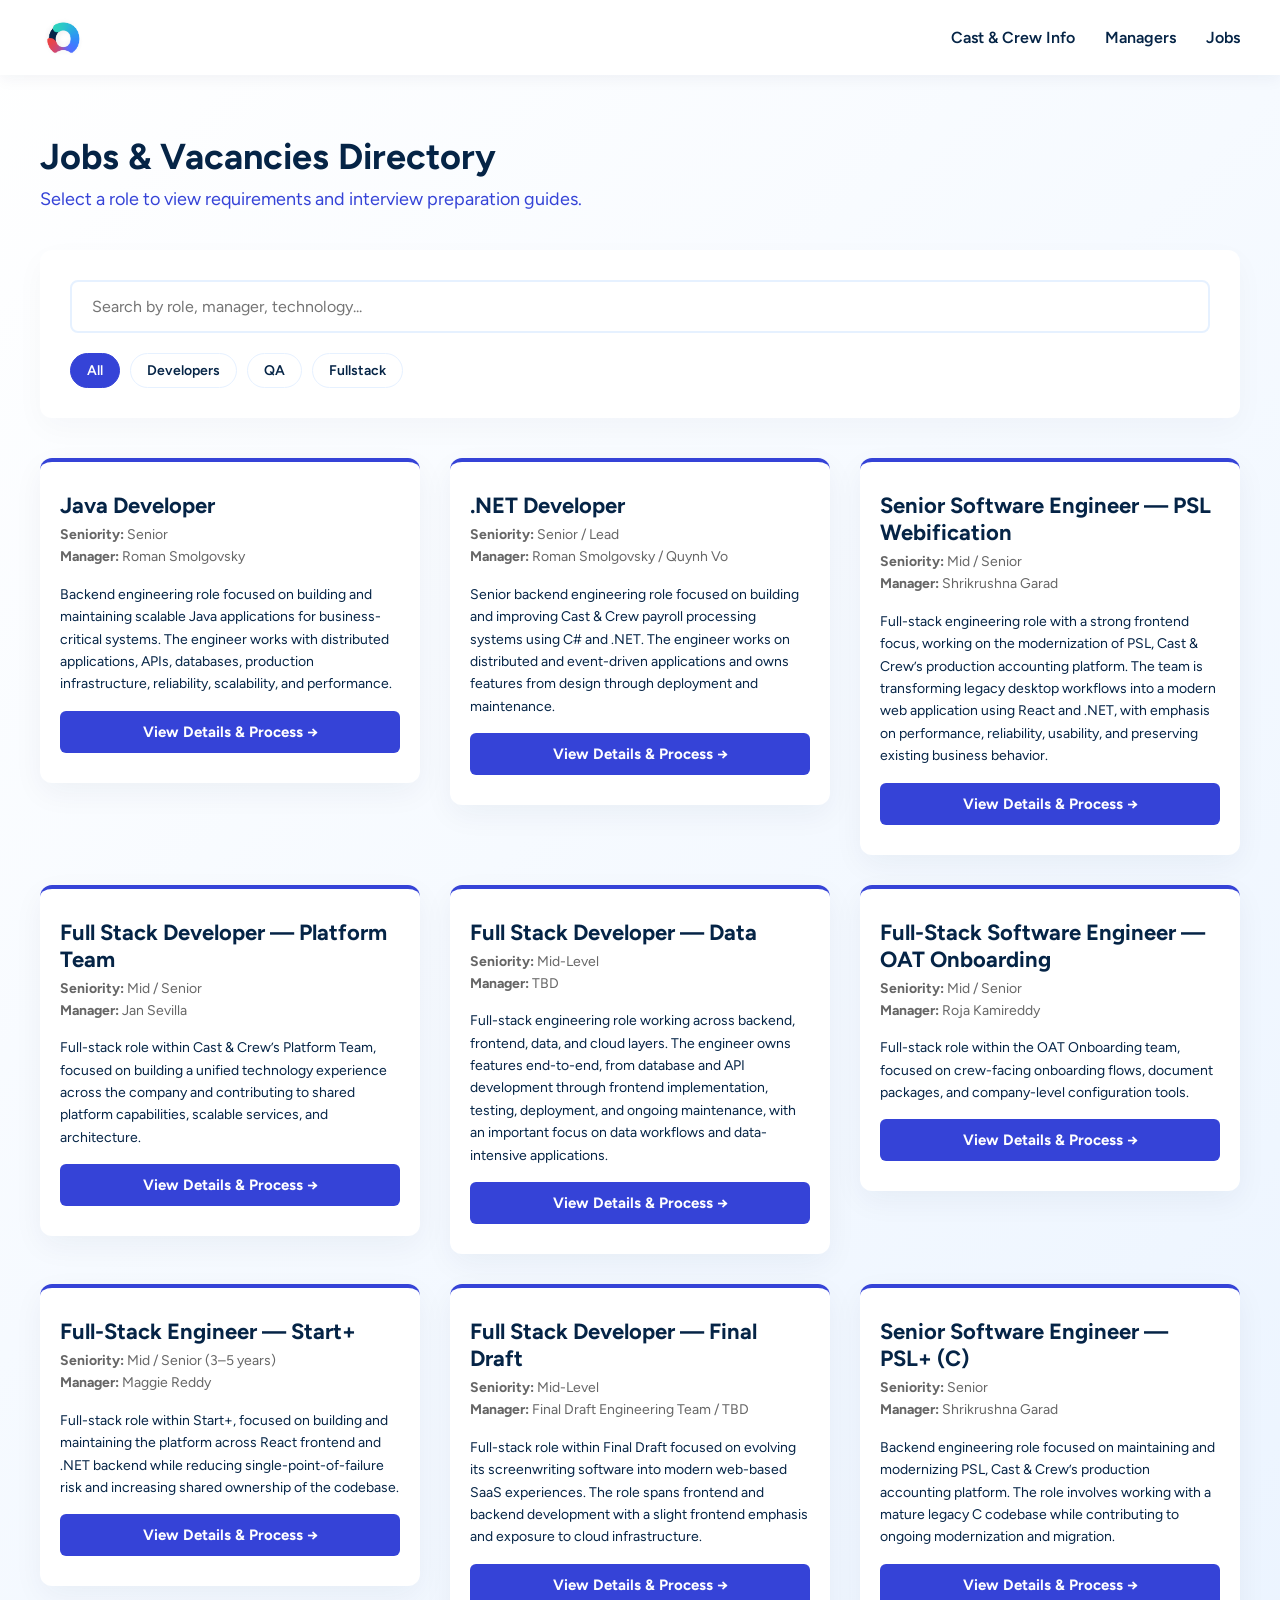
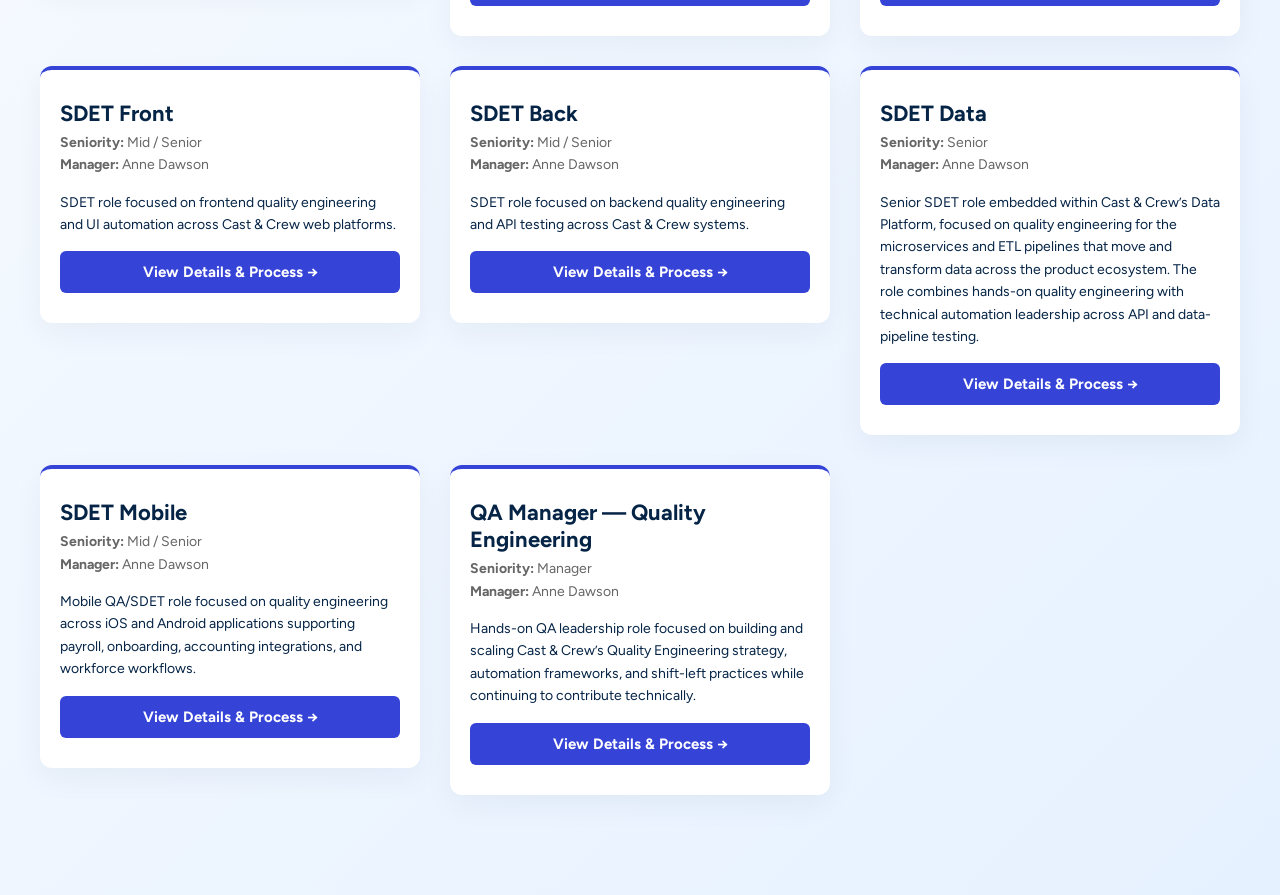
<file: jobs.html>
<!DOCTYPE html>
<html lang="en">
<head>
    <meta charset="UTF-8">
    <meta name="viewport" content="width=device-width, initial-scale=1.0">
    <title>Open Roles | Remoti</title>
    <link rel="icon" type="image/jpeg" href="imagenes/logo.jpg">
    <link href="https://fonts.googleapis.com/css2?family=Figtree:wght@400;600;700&display=swap" rel="stylesheet">
    <link rel="stylesheet" href="styles.css">
</head>
<body>
    <header class="navbar">
        <div class="logo-container">
            <a href="index.html">
                <img src="imagenes/logo.jpg" alt="Remoti Logo" class="logo-img">
            </a>
        </div>
        <nav class="nav-links">
            <div class="dropdown">
                <a href="info.html" class="dropbtn">Cast & Crew Info</a>
            </div>
            <div class="dropdown">
                <a href="managers.html" class="dropbtn">Managers</a>
            </div>
            <div class="dropdown">
                <a href="jobs.html" class="dropbtn">Jobs</a>
            </div>
        </nav>
    </header>

    <main class="main-content">
        
        <div id="jobsDirectorySection">
            <h2 class="section-title">Jobs & Vacancies Directory</h2>
            <p class="section-subtitle">Select a role to view requirements and interview preparation guides.</p>

            <section class="controls-section">
                <input type="text" id="jobSearchInput" class="search-bar" placeholder="Search by role, manager, technology...">
                
                <div class="filters-container" id="jobFiltersContainer">
                    <button class="filter-btn active" data-filter="All">All</button>
                    <button class="filter-btn" data-filter="Developers">Developers</button>
                    <button class="filter-btn" data-filter="QA">QA</button>
                    <button class="filter-btn" data-filter="Fullstack">Fullstack</button>
                </div>
            </section>

            <div id="jobsGrid" class="card-container three-columns">
                <!-- JavaScript inyectará las tarjetas aquí -->
            </div>
        </div>

        <div id="jobDetailSection" class="hidden">
            <button class="back-btn" onclick="hideJobDetail()">&larr; Back to Directory</button>
            <div id="jobDetailContent"></div>
        </div>

    </main>

    <!-- EL MODAL DE PREPARACIÓN -->
    <div id="prepModal" class="modal-window">
        <div class="modal-content">
            <button class="modal-close" onclick="closePrepModal()">&times;</button>
            
            <div class="modal-header-area">
                <h2 id="modalPrepTitle">Job - Stage</h2>
                <p id="modalPrepDuration" class="hidden"><strong>Duration:</strong> <span></span></p>
                <p id="modalPrepPlatform" class="hidden"><strong>Platform:</strong> <span></span></p>
                <p id="modalPrepFormat" class="hidden"><strong>Format:</strong> <span></span></p>
            </div>

            <div class="modal-body" id="modalPrepBody">
                <!-- Contenido dinámico -->
            </div>

            <div class="modal-footer">
                <button class="copy-btn" id="copyPrepBtn">Copy Prep to Clipboard</button>
            </div>
        </div>
    </div>

    <div id="toast">Prep copied successfully!</div>

    <!-- CONEXIÓN AL CEREBRO DE JOBS -->
    <script src="jobs.js"></script>
</body>
</html>
</file>
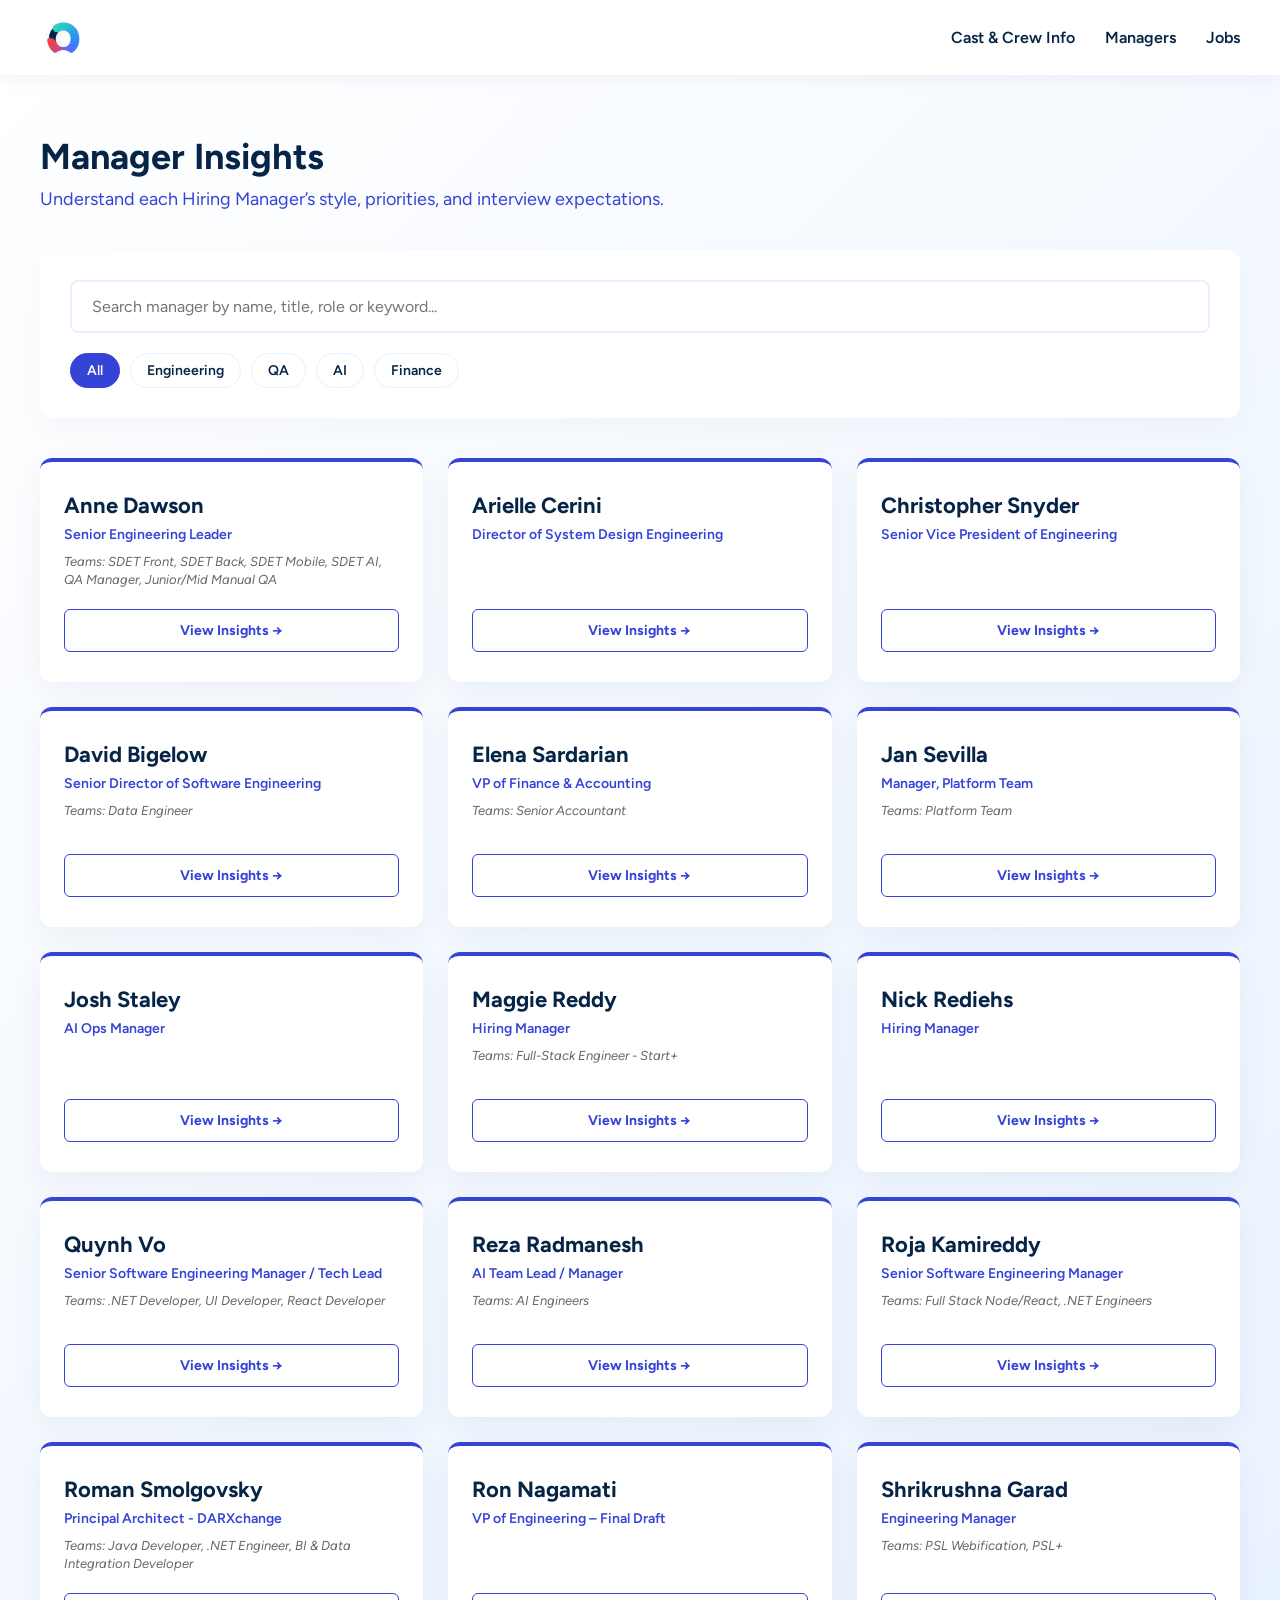
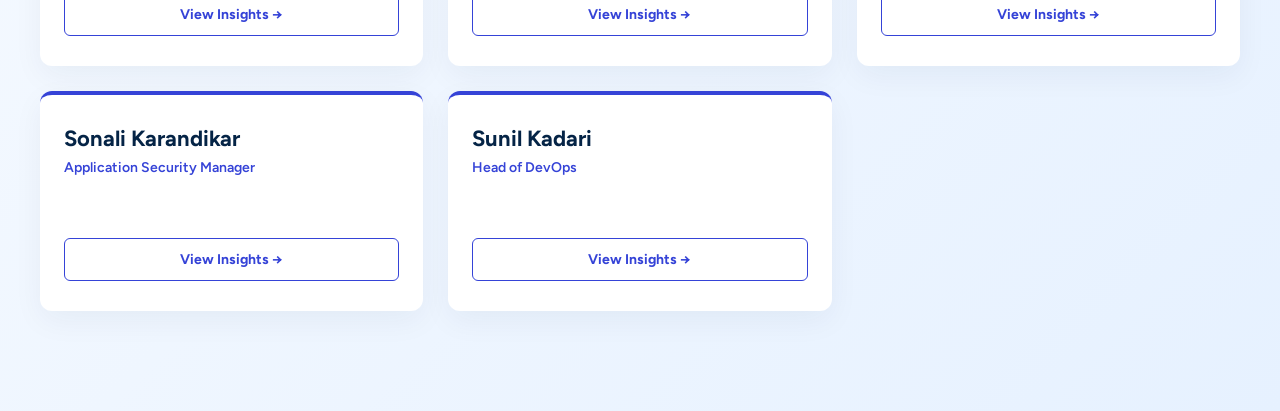
<file: managers.html>
<!DOCTYPE html>
<html lang="en">
<head>
    <meta charset="UTF-8">
    <meta name="viewport" content="width=device-width, initial-scale=1.0">
    <title>Hiring Managers | Remoti</title>
    <link rel="icon" type="image/jpeg" href="imagenes/logo.jpg">
    <link href="https://fonts.googleapis.com/css2?family=Figtree:wght@400;600;700&display=swap" rel="stylesheet">
    <link rel="stylesheet" href="styles.css">
</head>
<body>
    <header class="navbar">
        <div class="logo-container">
            <a href="index.html">
                <img src="imagenes/logo.jpg" alt="Remoti Logo" class="logo-img">
            </a>
        </div>
        <nav class="nav-links">
            <div class="dropdown">
                <a href="info.html" class="dropbtn">Cast & Crew Info</a>
                <div class="dropdown-content">
                    <a href="info.html#overview">Company Overview</a>
                    <a href="info.html#ecosystem">Core Services & Ecosystem</a>
                    <a href="info.html#executives">Executive Leadership</a>
                </div>
            </div>
            <div class="dropdown">
                <a href="managers.html" class="dropbtn">Managers</a>
            </div>
            <div class="dropdown">
                <a href="jobs.html" class="dropbtn">Jobs</a>
            </div>
        </nav>
    </header>

    <main class="main-content">
        <h2 class="section-title">Manager Insights</h2>
        <p class="section-subtitle">Understand each Hiring Manager’s style, priorities, and interview expectations.</p>

        <section class="controls-section">
            <input type="text" id="searchInput" class="search-bar" placeholder="Search manager by name, title, role or keyword...">
            
            <div class="filters-container" id="filtersContainer">
                <button class="filter-btn active" data-filter="All">All</button>
                <button class="filter-btn" data-filter="Engineering">Engineering</button>
                <button class="filter-btn" data-filter="QA">QA</button>
                <button class="filter-btn" data-filter="AI">AI</button>
                <button class="filter-btn" data-filter="Finance">Finance</button>
            </div>
        </section>

        <div id="managersGrid" class="card-container exec-grid">
            <!-- JavaScript inyectará las tarjetas aquí -->
        </div>
    </main>

    <div id="managerModal" class="modal-window">
        <div class="modal-content">
            <button id="closeModalBtn" class="modal-close">&times;</button>
            
            <div class="modal-header-area">
                <h2 id="modalName">Name</h2>
                <p id="modalTitle" class="modal-title">Title</p>
                <p id="modalMeta" class="modal-meta">Location / Roles</p>
                <div id="modalTags" class="tags-container" style="margin-bottom: 10px;"></div>
                <div id="modalLinkedinContainer"></div>
            </div>

            <div class="modal-body-split">
                <div class="modal-column">
                    <h4>Manager Style</h4>
                    <p id="modalStyle"></p>
                    
                    <h4>What They Value</h4>
                    <ul id="modalValues"></ul>
                </div>
                
                <div class="modal-column">
                    <h4>Interview Style</h4>
                    <p id="modalInterview"></p>
                    
                    <div class="highlight-box">
                        <h4 style="margin-top:0; border:none; padding:0; color: var(--tech-blue);">Candidate Do's</h4>
                        <ul id="modalDos"></ul>
                    </div>

                    <div class="danger-box">
                        <h4>Watch Outs</h4>
                        <ul id="modalWatchOuts"></ul>
                    </div>
                    
                    <div id="modalInternalNoteContainer"></div>
                </div>
            </div>
        </div>
    </div>

    <script src="script.js"></script>
</body>
</html>
</file>
<file: styles.css>
/* VARIABLES DE COLOR */
:root {
    --petrol-blue: #052446;
    --tech-blue: #3543D7;
    --baby-blue: #E6F1FF;
    --white: #ffffff;
    --gray-bg: #F4F7FB;
    --success-green: #2E7D32;
    --success-bg: #E8F5E9;
    --warning-orange: #ED6C02;
}

body {
    font-family: 'Figtree', sans-serif;
    color: var(--petrol-blue);
    background: linear-gradient(135deg, var(--white) 0%, var(--baby-blue) 100%);
    margin: 0;
    padding: 0;
    min-height: 100vh;
}

h1, h2, h3, h4, p, ul { margin: 0; }

/* NAVEGACIÓN PRINCIPAL */
.navbar {
    background-color: var(--white);
    display: flex;
    justify-content: space-between;
    align-items: center;
    padding: 15px 40px;
    box-shadow: 0 4px 15px rgba(5, 36, 70, 0.05);
    position: sticky;
    top: 0;
    z-index: 1000;
}

.logo-img { height: 45px; width: auto; display: block; }
.nav-links { display: flex; gap: 30px; }
.dropdown { position: relative; display: inline-block; }

.dropbtn {
    color: var(--petrol-blue);
    text-decoration: none;
    font-weight: 600;
    font-size: 16px;
    padding: 10px 0;
    display: block;
    transition: color 0.3s ease;
}

.dropbtn:hover { color: var(--tech-blue); }

.dropdown-content {
    display: none;
    position: absolute;
    background-color: var(--white);
    min-width: 220px;
    box-shadow: 0 8px 24px rgba(5, 36, 70, 0.1);
    border-radius: 8px;
    overflow: hidden;
    top: 100%;
    left: 0;
}

.dropdown-content a {
    color: var(--petrol-blue);
    padding: 12px 20px;
    text-decoration: none;
    display: block;
    font-size: 15px;
    transition: background-color 0.3s ease, color 0.3s ease;
}

.dropdown-content a:hover {
    background-color: var(--baby-blue);
    color: var(--tech-blue);
}

.dropdown:hover .dropdown-content { display: block; }

.main-content {
    padding: 60px 40px;
    max-width: 1200px;
    margin: 0 auto;
}

.section-title { font-size: 36px; font-weight: 700; margin-bottom: 10px; }
.section-subtitle { font-size: 18px; color: var(--tech-blue); margin-bottom: 40px; }

/* DASHBOARD & ACTION CARDS (HOME) */
.action-grid {
    display: grid;
    grid-template-columns: repeat(auto-fit, minmax(320px, 1fr));
    gap: 30px;
    margin-bottom: 40px;
}

.action-card {
    background-color: var(--white);
    border-radius: 12px;
    padding: 35px 30px;
    box-shadow: 0 10px 30px rgba(5, 36, 70, 0.05);
    border-top: 5px solid var(--tech-blue);
    display: flex;
    flex-direction: column;
    justify-content: space-between;
    text-decoration: none;
    color: inherit;
    transition: transform 0.3s ease, box-shadow 0.3s ease;
}

.action-card:hover {
    transform: translateY(-6px);
    box-shadow: 0 18px 40px rgba(5, 36, 70, 0.12);
}

.action-card-header {
    display: flex;
    align-items: center;
    justify-content: space-between;
    margin-bottom: 15px;
}

.action-card-tag {
    font-size: 11px;
    font-weight: 700;
    letter-spacing: 0.8px;
    text-transform: uppercase;
    background-color: var(--baby-blue);
    color: var(--tech-blue);
    padding: 4px 10px;
    border-radius: 4px;
}

.action-card h3 {
    font-size: 24px;
    color: var(--petrol-blue);
    margin-bottom: 12px;
}

.action-card p {
    font-size: 15px;
    line-height: 1.6;
    color: #556980;
    margin-bottom: 25px;
}

.action-card-link {
    font-size: 15px;
    font-weight: 700;
    color: var(--tech-blue);
    display: inline-flex;
    align-items: center;
    gap: 8px;
}

/* WIDGET DE AVISOS */
.status-board {
    background-color: var(--white);
    border-radius: 12px;
    padding: 35px;
    box-shadow: 0 10px 30px rgba(5, 36, 70, 0.04);
    border-top: 4px solid var(--tech-blue);
    margin-top: 20px;
}

.status-board-header {
    display: flex;
    justify-content: space-between;
    align-items: center;
    margin-bottom: 25px;
    padding-bottom: 15px;
    border-bottom: 1px solid var(--baby-blue);
}

.status-board-header h3 {
    font-size: 20px;
    color: var(--petrol-blue);
    display: flex;
    align-items: center;
    gap: 10px;
}

.live-indicator {
    display: inline-block;
    width: 10px;
    height: 10px;
    background-color: var(--success-green);
    border-radius: 50%;
}

.status-list {
    display: flex;
    flex-direction: column;
    gap: 18px;
}

.status-item {
    display: flex;
    align-items: flex-start;
    gap: 16px;
    padding: 15px 20px;
    background-color: var(--gray-bg);
    border-radius: 8px;
    border-left: 4px solid var(--tech-blue);
}

.status-item.pending {
    border-left-color: var(--warning-orange);
}

.status-item-content h4 {
    font-size: 15px;
    color: var(--petrol-blue);
    margin-bottom: 4px;
}

.status-item-content p {
    font-size: 14px;
    color: #666;
    line-height: 1.5;
}

/* SECCIONES Y TARJETAS GENERALES */
.text-section {
    background-color: var(--white);
    padding: 40px;
    border-radius: 12px;
    box-shadow: 0 10px 30px rgba(5, 36, 70, 0.03);
    margin-bottom: 40px;
    border-top: 4px solid var(--tech-blue);
}

.text-section h3 { font-size: 24px; color: var(--tech-blue); margin-bottom: 20px; }
.text-section p { font-size: 17px; line-height: 1.7; margin-bottom: 15px; color: var(--petrol-blue); }

.card-container { display: flex; flex-wrap: wrap; gap: 30px; margin-bottom: 40px; }
.card-container.two-columns {
    display: grid;
    grid-template-columns: repeat(auto-fit, minmax(320px, 1fr));
    gap: 30px;
    align-items: flex-start;
}
.card-container.three-columns { display: grid; grid-template-columns: repeat(auto-fit, minmax(300px, 1fr)); gap: 30px; align-items: flex-start; }

/* CUADRÍCULA DE EJECUTIVOS EN INFO.HTML */
.card-container.exec-grid {
    display: flex;
    flex-wrap: wrap;
    justify-content: center;
    gap: 30px;
}

.card-container.exec-grid .exec-card-link {
    flex: 0 1 calc(33.333% - 20px);
    min-width: 290px;
    max-width: 360px;
    box-sizing: border-box;
}

.card {
    background-color: var(--white);
    padding: 30px;
    border-radius: 12px;
    box-shadow: 0 10px 30px rgba(5, 36, 70, 0.05);
    flex: 1;
    min-width: 300px;
    border-top: 4px solid var(--tech-blue);
    transition: transform 0.3s ease;
}

.card h3 { font-size: 20px; margin-bottom: 15px; color: var(--tech-blue); }
.card p, .card ul li { font-size: 15px; line-height: 1.6; color: var(--petrol-blue); }
.card ul { padding-left: 20px; margin-bottom: 15px; }

/* PRODUCT CARDS */
.product-card {
    display: flex;
    flex-direction: column;
    min-height: 380px;
}

.compact-card {
    background-color: var(--white);
    padding: 20px;
    border-radius: 12px;
    box-shadow: 0 10px 30px rgba(5, 36, 70, 0.05);
    border-top: 4px solid var(--tech-blue);
}
.compact-card h4 { color: var(--petrol-blue); margin-bottom: 8px; font-size: 16px; }
.compact-card p { font-size: 14px; opacity: 0.8; }

.beyond-grid { display: flex; flex-wrap: wrap; justify-content: center; gap: 20px; }
.beyond-grid .compact-card { width: calc(50% - 15px); box-sizing: border-box; }

.combined-card { display: flex; flex-direction: row; align-items: stretch; padding: 0; margin-top: 40px; }
.combined-col { flex: 1; padding: 40px; display: flex; flex-direction: column; align-items: center; text-align: center; }
.combined-col h3 { color: var(--petrol-blue); margin-bottom: 25px; }
.combined-divider { width: 2px; background-color: var(--baby-blue); margin: 20px 0; }

.exec-card-link {
    text-decoration: none;
    color: inherit;
    display: flex;
    flex-direction: column;
    align-items: center;
    text-align: center;
    cursor: pointer;
    transition: transform 0.3s ease, box-shadow 0.3s ease;
}
.exec-card-link:hover { transform: translateY(-5px); box-shadow: 0 15px 35px rgba(5, 36, 70, 0.1); }
.exec-card-photo { width: 140px; height: 140px; border-radius: 50%; object-fit: cover; border: 4px solid var(--baby-blue); margin-bottom: 15px; }
.exec-title { color: var(--tech-blue); font-weight: 600; margin-bottom: 15px; font-size: 15px; }

/* DIAGRAMA CIRCULAR: PRODUCTION LIFECYCLE */
.lifecycle-wrapper {
    background-color: #F8FBFF;
    border-radius: 16px;
    padding: 40px 20px;
    margin: 40px 0;
    box-shadow: 0 10px 30px rgba(5, 36, 70, 0.03);
}

.lifecycle-stage-container {
    position: relative;
    width: 100%;
    max-width: 800px;
    height: 760px;
    margin: 0 auto;
}

.lifecycle-svg-ring {
    position: absolute;
    top: 0;
    left: 0;
    width: 100%;
    height: 100%;
    pointer-events: none;
}

/* NODO CENTRAL (MyCast&Crew) */
.lifecycle-center-hub {
    position: absolute;
    top: 50%;
    left: 50%;
    transform: translate(-50%, -50%);
    width: 250px;
    height: 250px;
    border-radius: 50%;
    background-color: var(--white);
    border: 3px solid var(--tech-blue);
    box-shadow: 0 12px 35px rgba(53, 67, 215, 0.15);
    display: flex;
    flex-direction: column;
    align-items: center;
    justify-content: center;
    text-align: center;
    padding: 24px;
    box-sizing: border-box;
    z-index: 10;
    transition: box-shadow 0.3s ease, border-color 0.3s ease;
}

.lifecycle-center-hub:hover {
    box-shadow: 0 16px 45px rgba(53, 67, 215, 0.28);
    border-color: #2430b0;
}

.lifecycle-center-hub .hub-badge {
    background-color: var(--baby-blue);
    color: var(--tech-blue);
    font-size: 10px;
    font-weight: 700;
    text-transform: uppercase;
    letter-spacing: 0.8px;
    padding: 3px 8px;
    border-radius: 4px;
    margin-bottom: 8px;
}

.lifecycle-center-hub h4 {
    font-size: 20px;
    color: var(--petrol-blue);
    margin-bottom: 6px;
}

.lifecycle-center-hub p {
    font-size: 12px;
    line-height: 1.4;
    color: #556980;
}

/* NODOS ORBITALES */
.lifecycle-node {
    position: absolute;
    width: 200px;
    background-color: var(--white);
    border-radius: 12px;
    padding: 16px;
    box-shadow: 0 8px 24px rgba(5, 36, 70, 0.08);
    border-top: 4px solid var(--tech-blue);
    text-align: center;
    box-sizing: border-box;
    z-index: 5;
    transition: box-shadow 0.3s ease, border-top-color 0.3s ease;
}

.lifecycle-node:hover {
    box-shadow: 0 14px 34px rgba(5, 36, 70, 0.18);
    border-top-color: #2430b0;
}

.node-phase-tag {
    display: inline-block;
    font-size: 10px;
    font-weight: 700;
    color: var(--tech-blue);
    text-transform: uppercase;
    letter-spacing: 0.5px;
    margin-bottom: 4px;
}

.lifecycle-node h5 {
    font-size: 16px;
    color: var(--petrol-blue);
    margin-bottom: 4px;
}

.node-tools {
    font-size: 13px;
    font-weight: 700;
    color: var(--tech-blue);
    margin-bottom: 6px;
}

.node-desc {
    font-size: 11px;
    line-height: 1.4;
    color: #666;
}

.node-pos-1 { top: 15px; left: 50%; transform: translateX(-50%); }
.node-pos-2 { top: 210px; right: 20px; transform: none; }
.node-pos-3 { bottom: 45px; right: 80px; transform: none; }
.node-pos-4 { bottom: 45px; left: 80px; transform: none; }
.node-pos-5 { top: 210px; left: 20px; transform: none; }

/* RECUADROS DESTACADOS */
.highlight-box { background-color: var(--baby-blue); border-left: 4px solid var(--tech-blue); padding: 20px; margin: 15px 0; border-radius: 6px; }
.highlight-box p { margin-bottom: 8px; font-size: 15px; color: var(--petrol-blue); }
.highlight-box strong { font-weight: 700; }

.danger-box { background-color: #FFF4E5; border-left: 4px solid #FF9800; padding: 15px; margin: 15px 0; border-radius: 6px; }
.danger-box p, .danger-box li { color: var(--petrol-blue); font-size: 14px; }
.danger-box h4 { color: #FF9800; margin-bottom: 10px; font-size: 15px; }

.internal-note { background-color: #F0F0F0; border-left: 4px solid #888; padding: 15px; border-radius: 6px; margin: 15px 0; font-size: 14px; font-style: italic; color: #444; }
.internal-note h4 { color: #555; margin-bottom: 8px; font-size: 14px; text-transform: uppercase; letter-spacing: 0.5px; }

/* ETIQUETAS */
.tags-container { display: flex; flex-wrap: wrap; gap: 8px; margin: 15px 0; }
.tags-container.center { justify-content: center; }
.tag { display: inline-block; background-color: var(--baby-blue); color: var(--tech-blue); padding: 6px 12px; border-radius: 4px; font-size: 12px; font-weight: 700; text-transform: uppercase; letter-spacing: 0.5px; border: none; }
.tag-gray { background-color: #F0F0F0; color: #555; }
.tag-large { padding: 8px 16px; font-size: 14px; border-radius: 6px; }
.tag-recruiting { background-color: var(--success-bg); color: var(--success-green); border: 1px solid var(--success-green); }

/* BÚSQUEDA Y FILTROS */
.controls-section { background-color: var(--white); padding: 30px; border-radius: 12px; box-shadow: 0 10px 30px rgba(5, 36, 70, 0.03); margin-bottom: 40px; }
.search-bar { width: 100%; padding: 15px 20px; font-size: 16px; font-family: 'Figtree', sans-serif; border: 2px solid var(--baby-blue); border-radius: 8px; box-sizing: border-box; color: var(--petrol-blue); outline: none; transition: border-color 0.3s ease; margin-bottom: 20px; }
.search-bar:focus { border-color: var(--tech-blue); }
.filters-container { display: flex; flex-wrap: wrap; gap: 10px; }
.filter-btn { background-color: var(--white); color: var(--petrol-blue); border: 1px solid var(--baby-blue); padding: 8px 16px; border-radius: 50px; font-size: 14px; font-weight: 600; cursor: pointer; transition: all 0.2s ease; font-family: 'Figtree', sans-serif; }
.filter-btn:hover { border-color: var(--tech-blue); color: var(--tech-blue); }
.filter-btn.active { background-color: var(--tech-blue); color: var(--white); border-color: var(--tech-blue); }

/* ---------------------------------------------------- */
/* MANAGERS GRID: CUADRÍCULA UNIFORME Y DEL MISMO TAMAÑO */
/* ---------------------------------------------------- */
#managersGrid {
    display: grid;
    grid-template-columns: repeat(auto-fill, minmax(300px, 1fr));
    gap: 25px;
    width: 100%;
    align-items: stretch;
}

.manager-card {
    background-color: var(--white);
    border-radius: 12px;
    padding: 30px 24px;
    box-shadow: 0 10px 30px rgba(5, 36, 70, 0.05);
    display: flex;
    flex-direction: column;
    justify-content: space-between;
    border-top: 4px solid var(--tech-blue);
    min-height: 220px;
    height: 100%;
    box-sizing: border-box;
    transition: transform 0.3s ease, box-shadow 0.3s ease;
}

.manager-card:hover {
    transform: translateY(-5px);
    box-shadow: 0 16px 36px rgba(5, 36, 70, 0.12);
}

.manager-header {
    margin-bottom: 20px;
}

.manager-name {
    font-size: 22px;
    color: var(--petrol-blue);
    font-weight: 700;
    margin-bottom: 6px;
}

.manager-title {
    font-size: 14px;
    color: var(--tech-blue);
    font-weight: 600;
    margin-bottom: 8px;
    line-height: 1.4;
}

.manager-roles {
    font-size: 13px;
    color: #666;
    font-style: italic;
    line-height: 1.4;
}

.view-insights-btn {
    margin-top: auto;
    background-color: transparent;
    color: var(--tech-blue);
    border: 1px solid var(--tech-blue);
    padding: 12px;
    border-radius: 6px;
    font-weight: 700;
    font-size: 14px;
    cursor: pointer;
    transition: all 0.3s ease;
    width: 100%;
    font-family: 'Figtree', sans-serif;
    text-align: center;
}

.view-insights-btn:hover {
    background-color: var(--tech-blue);
    color: var(--white);
}

#no-results {
    text-align: center;
    padding: 40px;
    font-size: 18px;
    color: #888;
    width: 100%;
    grid-column: 1 / -1;
}

/* JOBS & ACORDEONES */
.hidden { display: none !important; }

details { background-color: var(--white); border-radius: 8px; margin-bottom: 15px; box-shadow: 0 4px 15px rgba(5, 36, 70, 0.05); overflow: hidden; }
summary { font-size: 18px; font-weight: 700; color: var(--petrol-blue); padding: 20px; cursor: pointer; background-color: var(--white); border-left: 4px solid var(--tech-blue); transition: background-color 0.2s ease; list-style: none; }
summary::-webkit-details-marker { display: none; }
summary:hover { background-color: var(--baby-blue); }

.product-card details {
    box-shadow: none;
    margin-bottom: 0;
    border-top: 1px solid var(--baby-blue);
    border-radius: 0;
    margin-top: auto;
}
.product-card summary { border-left: none; padding: 15px 0 0 0; font-size: 15px; color: var(--tech-blue); }
.product-card summary:hover { background-color: transparent; text-decoration: underline; }
.product-details { padding-top: 15px; }

.job-card { background-color: var(--white); border-radius: 12px; padding: 30px 20px; box-shadow: 0 10px 30px rgba(5, 36, 70, 0.05); display: flex; flex-direction: column; border-top: 4px solid var(--tech-blue); transition: transform 0.3s ease, box-shadow 0.3s ease; }
.job-card:hover { transform: translateY(-5px); box-shadow: 0 15px 35px rgba(5, 36, 70, 0.1); }
.job-card h3 { font-size: 22px; color: var(--petrol-blue); margin-bottom: 5px; }
.job-meta { font-size: 14px; color: #666; margin-bottom: 15px; }
.job-card p { font-size: 14px; line-height: 1.6; margin-bottom: 15px; flex-grow: 1; }

.primary-btn { background-color: var(--tech-blue); color: var(--white); border: none; padding: 12px 20px; border-radius: 6px; font-weight: 700; font-size: 15px; cursor: pointer; transition: all 0.3s ease; width: 100%; font-family: 'Figtree', sans-serif; }
.primary-btn:hover { background-color: var(--petrol-blue); }

.linkedin-btn { display: inline-flex; align-items: center; background-color: #0077b5; color: var(--white); padding: 8px 16px; border-radius: 6px; text-decoration: none; font-weight: 600; font-size: 13px; transition: background-color 0.3s ease; }
.linkedin-btn:hover { background-color: #005582; }

/* JOB DETAIL VIEW */
.back-btn { background-color: transparent; border: none; color: var(--tech-blue); font-weight: 700; font-size: 16px; cursor: pointer; padding: 0; margin-bottom: 25px; display: inline-flex; align-items: center; gap: 8px; font-family: 'Figtree', sans-serif; }
.back-btn:hover { text-decoration: underline; }

.job-header { background-color: var(--white); padding: 40px; border-radius: 12px; box-shadow: 0 10px 30px rgba(5, 36, 70, 0.03); border-top: 4px solid var(--tech-blue); margin-bottom: 30px; }
.job-header h2 { font-size: 32px; color: var(--petrol-blue); margin-bottom: 10px; }
.job-header-meta { display: flex; flex-wrap: wrap; gap: 20px; font-size: 15px; color: #555; }
.job-header-meta span strong { color: var(--petrol-blue); }

.detail-section { background-color: var(--white); padding: 40px; border-radius: 12px; box-shadow: 0 10px 30px rgba(5, 36, 70, 0.03); margin-bottom: 30px; }
.detail-section h3 { font-size: 20px; color: var(--petrol-blue); margin-bottom: 15px; border-bottom: 2px solid var(--baby-blue); padding-bottom: 8px; }
.detail-section p, .detail-section ul li { font-size: 16px; line-height: 1.6; color: var(--petrol-blue); margin-bottom: 10px; }
.detail-section ul { padding-left: 20px; }

/* TIMELINE */
.timeline-container { display: flex; flex-wrap: nowrap; overflow-x: auto; gap: 15px; padding: 10px 0 20px 0; align-items: stretch; }
.timeline-step { background-color: var(--gray-bg); border: 2px solid var(--baby-blue); border-radius: 10px; padding: 20px; min-width: 260px; flex: 0 0 260px; display: flex; flex-direction: column; }
.step-number { font-size: 12px; font-weight: 700; color: var(--tech-blue); text-transform: uppercase; letter-spacing: 1px; margin-bottom: 5px; }
.step-name { font-size: 18px; font-weight: 700; color: var(--petrol-blue); margin-bottom: 8px; }
.step-meta { font-size: 13px; color: #555; margin-bottom: 5px; }
.step-meta strong { color: var(--petrol-blue); }
.prep-btn { margin-top: auto; padding-top: 15px; background: transparent; border: none; color: var(--tech-blue); font-weight: 700; font-size: 14px; cursor: pointer; text-align: left; font-family: 'Figtree', sans-serif; }
.prep-btn:hover { text-decoration: underline; }
.prep-btn.disabled { color: #888; cursor: not-allowed; text-decoration: none; }
.timeline-arrow { display: flex; align-items: center; color: var(--baby-blue); font-size: 24px; font-weight: bold; }

/* MODALES */
.modal-window { position: fixed; background-color: rgba(5, 36, 70, 0.85); top: 0; right: 0; bottom: 0; left: 0; z-index: 9999; visibility: hidden; opacity: 0; pointer-events: none; transition: all 0.3s ease; display: flex; align-items: center; justify-content: center; padding: 20px; }
.modal-window.active { visibility: visible; opacity: 1; pointer-events: auto; }
.modal-window:target { visibility: visible; opacity: 1; pointer-events: auto; }

.modal-content { background: var(--white); width: 100%; max-width: 900px; border-radius: 12px; position: relative; max-height: 90vh; overflow-y: auto; box-shadow: 0 20px 50px rgba(0,0,0,0.3); display: flex; flex-direction: column; }
.modal-close { position: absolute; top: 20px; right: 25px; font-size: 30px; text-decoration: none; color: var(--petrol-blue); font-weight: bold; z-index: 10; cursor: pointer; border: none; background: transparent; }
.modal-close:hover { color: var(--tech-blue); }

.modal-header-area { padding: 30px 40px; border-bottom: 1px solid var(--baby-blue); background-color: var(--gray-bg); }
.modal-header-area h2 { font-size: 28px; color: var(--petrol-blue); margin-bottom: 5px; }
.modal-header-area p { font-size: 15px; color: #555; margin-bottom: 5px; }
.modal-header-area .modal-title { font-size: 16px; color: var(--tech-blue); font-weight: 600; margin-bottom: 10px; }

.modal-body { padding: 30px 40px; }
.modal-body-split { display: flex; gap: 40px; padding: 30px 40px; }
.modal-column { flex: 1; }
.modal-body h4, .modal-column h4 { font-size: 18px; color: var(--petrol-blue); margin-top: 25px; margin-bottom: 10px; border-bottom: 2px solid var(--baby-blue); padding-bottom: 5px; display: inline-block; }
.modal-body h4:first-child, .modal-column h4:first-child { margin-top: 0; }
.modal-body p, .modal-body ul li, .modal-column p, .modal-column ul li { font-size: 15px; line-height: 1.6; color: var(--petrol-blue); margin-bottom: 10px; }
.modal-body ul, .modal-column ul { padding-left: 20px; }

.modal-left { flex: 0 0 200px; text-align: center; }
.modal-left img { width: 200px; height: 200px; border-radius: 50%; object-fit: cover; border: 5px solid var(--baby-blue); margin-bottom: 15px; }
.modal-right { flex: 1; }
.modal-right h3 { font-size: 28px; color: var(--petrol-blue); margin-bottom: 5px; }
.modal-right h4 { margin-top: 25px; margin-bottom: 10px; color: var(--petrol-blue); font-size: 18px; border-bottom: 2px solid var(--baby-blue); padding-bottom: 5px; display: inline-block; }

.modal-footer { padding: 20px 40px; border-top: 1px solid var(--baby-blue); background-color: var(--gray-bg); display: flex; justify-content: flex-end; }
.copy-btn { background-color: var(--tech-blue); color: var(--white); border: none; padding: 12px 24px; border-radius: 6px; font-weight: 700; font-size: 15px; cursor: pointer; transition: background-color 0.3s ease; }
.copy-btn:hover { background-color: var(--petrol-blue); }

#toast { visibility: hidden; min-width: 250px; background-color: #2E7D32; color: white; text-align: center; border-radius: 8px; padding: 16px; position: fixed; z-index: 10000; left: 50%; bottom: 30px; font-size: 16px; font-weight: bold; transform: translateX(-50%); box-shadow: 0px 4px 10px rgba(0,0,0,0.2); opacity: 0; transition: opacity 0.3s, visibility 0.3s; }
#toast.show { visibility: visible; opacity: 1; }

/* RESPONSIVE: ADAPTACIÓN PARA CELULARES */
@media (max-width: 768px) {
    .action-grid { grid-template-columns: 1fr; }
    .card-container.two-columns { grid-template-columns: 1fr; }
    .combined-card { flex-direction: column; }
    .combined-divider { width: 100%; height: 2px; margin: 0; }
    .beyond-grid .compact-card { width: 100%; }
    
    .card-container.exec-grid .exec-card-link {
        flex: 1 1 100%;
        max-width: 100%;
    }
    
    #managersGrid {
        grid-template-columns: 1fr;
    }
    
    .lifecycle-stage-container {
        height: auto;
        display: flex;
        flex-direction: column;
        align-items: center;
        gap: 15px;
    }
    .lifecycle-svg-ring { display: none; }
    .lifecycle-center-hub {
        position: static;
        transform: none !important;
        width: 100%;
        max-width: 320px;
        height: auto;
        border-radius: 12px;
        margin-bottom: 20px;
        order: -1;
    }
    .lifecycle-node {
        position: static;
        transform: none !important;
        width: 100%;
        max-width: 320px;
    }
    
    .timeline-container { flex-direction: column; overflow-x: visible; }
    .timeline-step { min-width: 100%; flex: 1; }
    .timeline-arrow { transform: rotate(90deg); justify-content: center; margin: 10px 0; }
    .modal-header-area, .modal-body, .modal-footer, .modal-body-split { padding: 20px; flex-direction: column; gap: 0;}
    .modal-left { flex: none; }
}


/* INTERNAL RECRUITING FEED */
.recruiting-feed-board {
    overflow: hidden;
}

.feed-header-subtitle {
    margin-top: 6px;
    font-size: 14px;
    color: #6A7889;
    line-height: 1.45;
}

.feed-pinned-alert {
    display: flex;
    align-items: flex-start;
    gap: 14px;
    padding: 16px 18px;
    margin-bottom: 26px;
    background: #FFF8E8;
    border: 1px solid #F4D58D;
    border-radius: 10px;
}

.feed-pinned-label {
    flex: 0 0 auto;
    font-size: 10px;
    font-weight: 700;
    letter-spacing: 0.7px;
    text-transform: uppercase;
    color: #8A5A00;
    background: #FFE7AE;
    padding: 5px 8px;
    border-radius: 999px;
}

.feed-pinned-alert h4 {
    font-size: 15px;
    color: var(--petrol-blue);
    margin-bottom: 4px;
}

.feed-pinned-alert p {
    font-size: 14px;
    line-height: 1.5;
    color: #6A5A36;
}

.activity-feed {
    display: flex;
    flex-direction: column;
    gap: 28px;
}

.feed-group {
    display: grid;
    grid-template-columns: 110px minmax(0, 1fr);
    gap: 22px;
    align-items: flex-start;
}

.feed-date {
    position: sticky;
    top: 90px;
    font-size: 12px;
    font-weight: 700;
    letter-spacing: 0.6px;
    text-transform: uppercase;
    color: #7A8796;
    padding-top: 4px;
}

.feed-group-items {
    display: flex;
    flex-direction: column;
    gap: 12px;
}

.feed-item {
    padding: 18px 20px;
    background: var(--gray-bg);
    border-radius: 10px;
    border-left: 4px solid var(--tech-blue);
}

.feed-item-topline {
    display: flex;
    justify-content: space-between;
    align-items: center;
    gap: 12px;
    margin-bottom: 10px;
}

.feed-category {
    display: inline-flex;
    align-items: center;
    width: fit-content;
    padding: 5px 9px;
    border-radius: 999px;
    font-size: 10px;
    font-weight: 700;
    letter-spacing: 0.55px;
    text-transform: uppercase;
    background: var(--baby-blue);
    color: var(--tech-blue);
}

.feed-category-jobs {
    background: #EAF0FF;
    color: #3543D7;
}

.feed-category-prep {
    background: #E8F5E9;
    color: #2E7D32;
}

.feed-category-resources {
    background: #F1ECFF;
    color: #6546B8;
}

.feed-category-process {
    background: #FFF3E6;
    color: #B85D00;
}

.feed-category-managers {
    background: #E7F7F8;
    color: #176C73;
}

.feed-category-client {
    background: #F2F4F7;
    color: #596474;
}

.feed-category-candidates {
    background: #FCEBF2;
    color: #A33B68;
}

.feed-time {
    flex: 0 0 auto;
    font-size: 12px;
    color: #8A96A5;
}

.feed-item h4 {
    font-size: 16px;
    color: var(--petrol-blue);
    margin-bottom: 5px;
    line-height: 1.4;
}

.feed-item p {
    font-size: 14px;
    color: #637184;
    line-height: 1.5;
}

.feed-empty {
    padding: 22px;
    text-align: center;
    border: 1px dashed #C7D4E4;
    border-radius: 10px;
    color: #7A8796;
    font-size: 14px;
    background: #FAFCFF;
}

.feed-footer {
    display: flex;
    justify-content: space-between;
    gap: 20px;
    margin-top: 26px;
    padding-top: 16px;
    border-top: 1px solid var(--baby-blue);
    color: #7A8796;
    font-size: 12px;
}

@media (max-width: 768px) {
    .status-board-header {
        align-items: flex-start;
        gap: 16px;
    }

    .feed-group {
        grid-template-columns: 1fr;
        gap: 10px;
    }

    .feed-date {
        position: static;
        padding-top: 0;
    }

    .feed-footer {
        flex-direction: column;
        gap: 6px;
    }

    .feed-pinned-alert {
        flex-direction: column;
        gap: 10px;
    }
}
</file>
